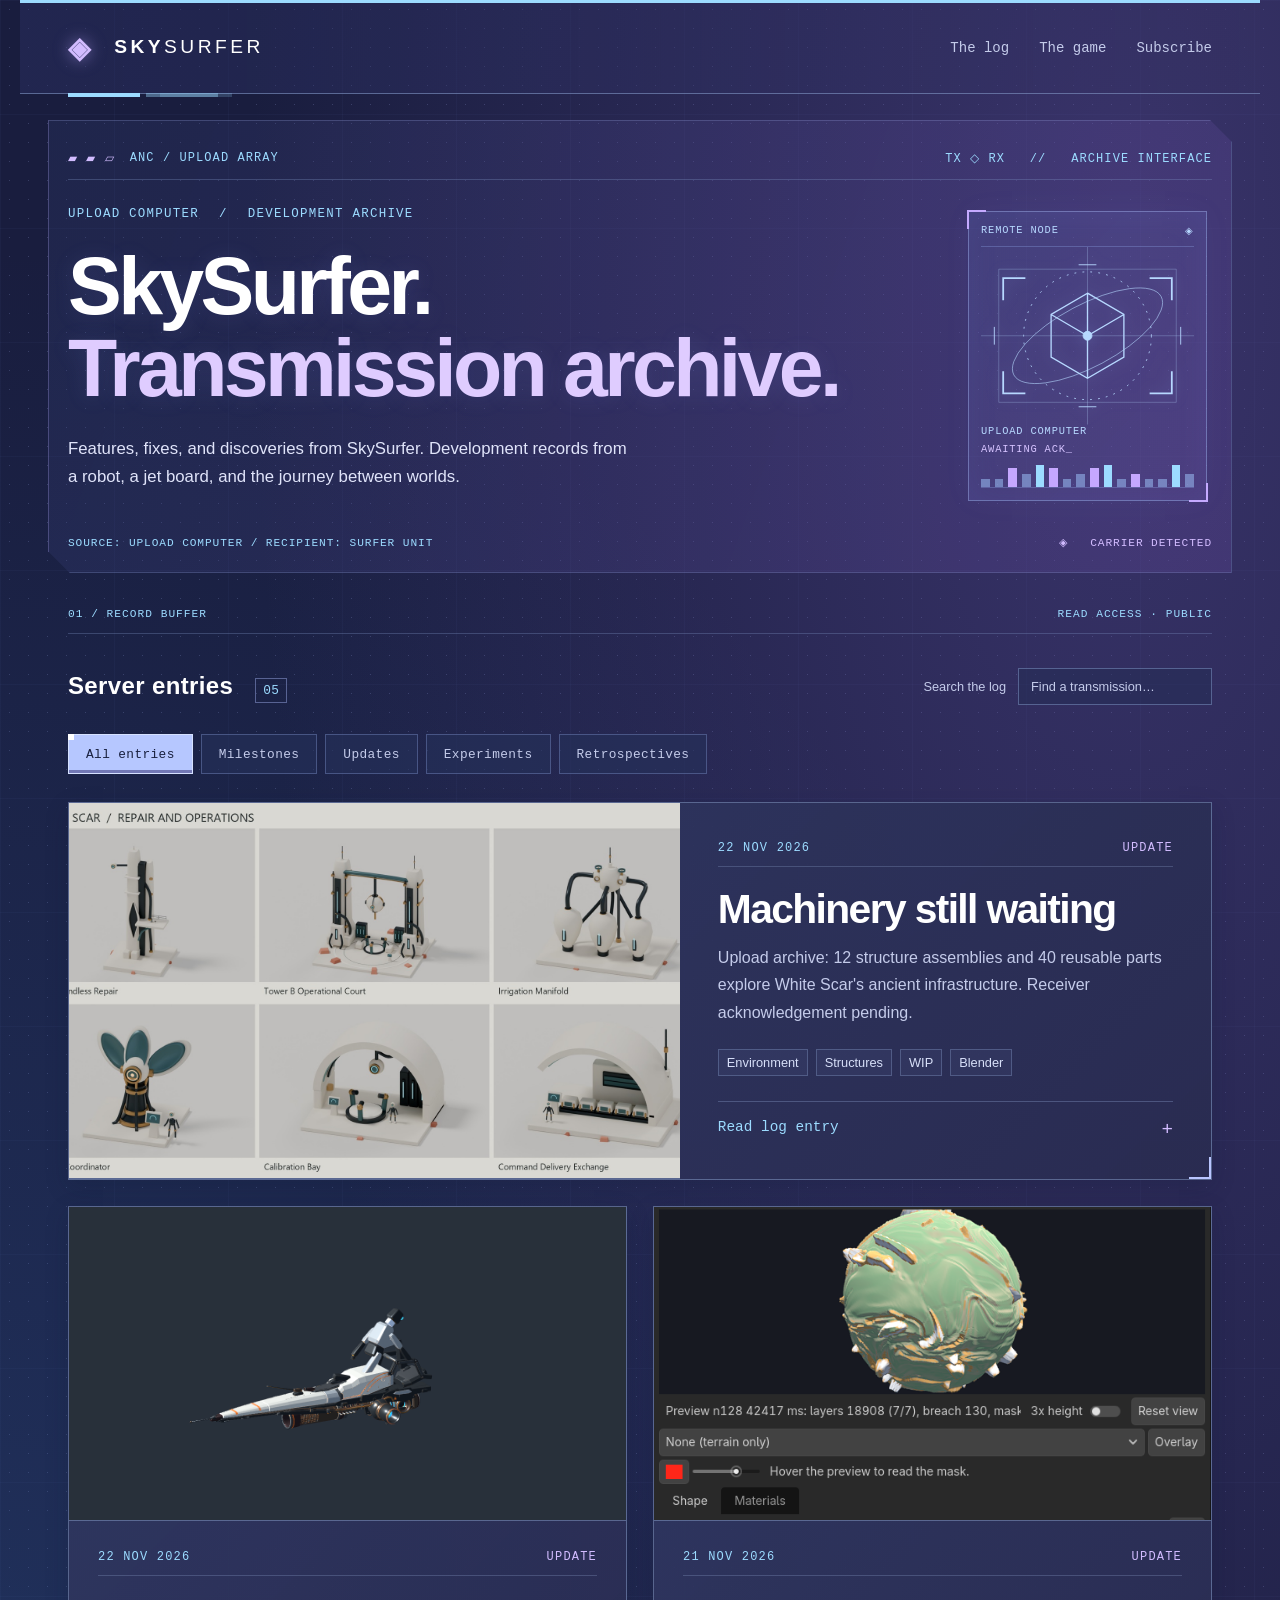
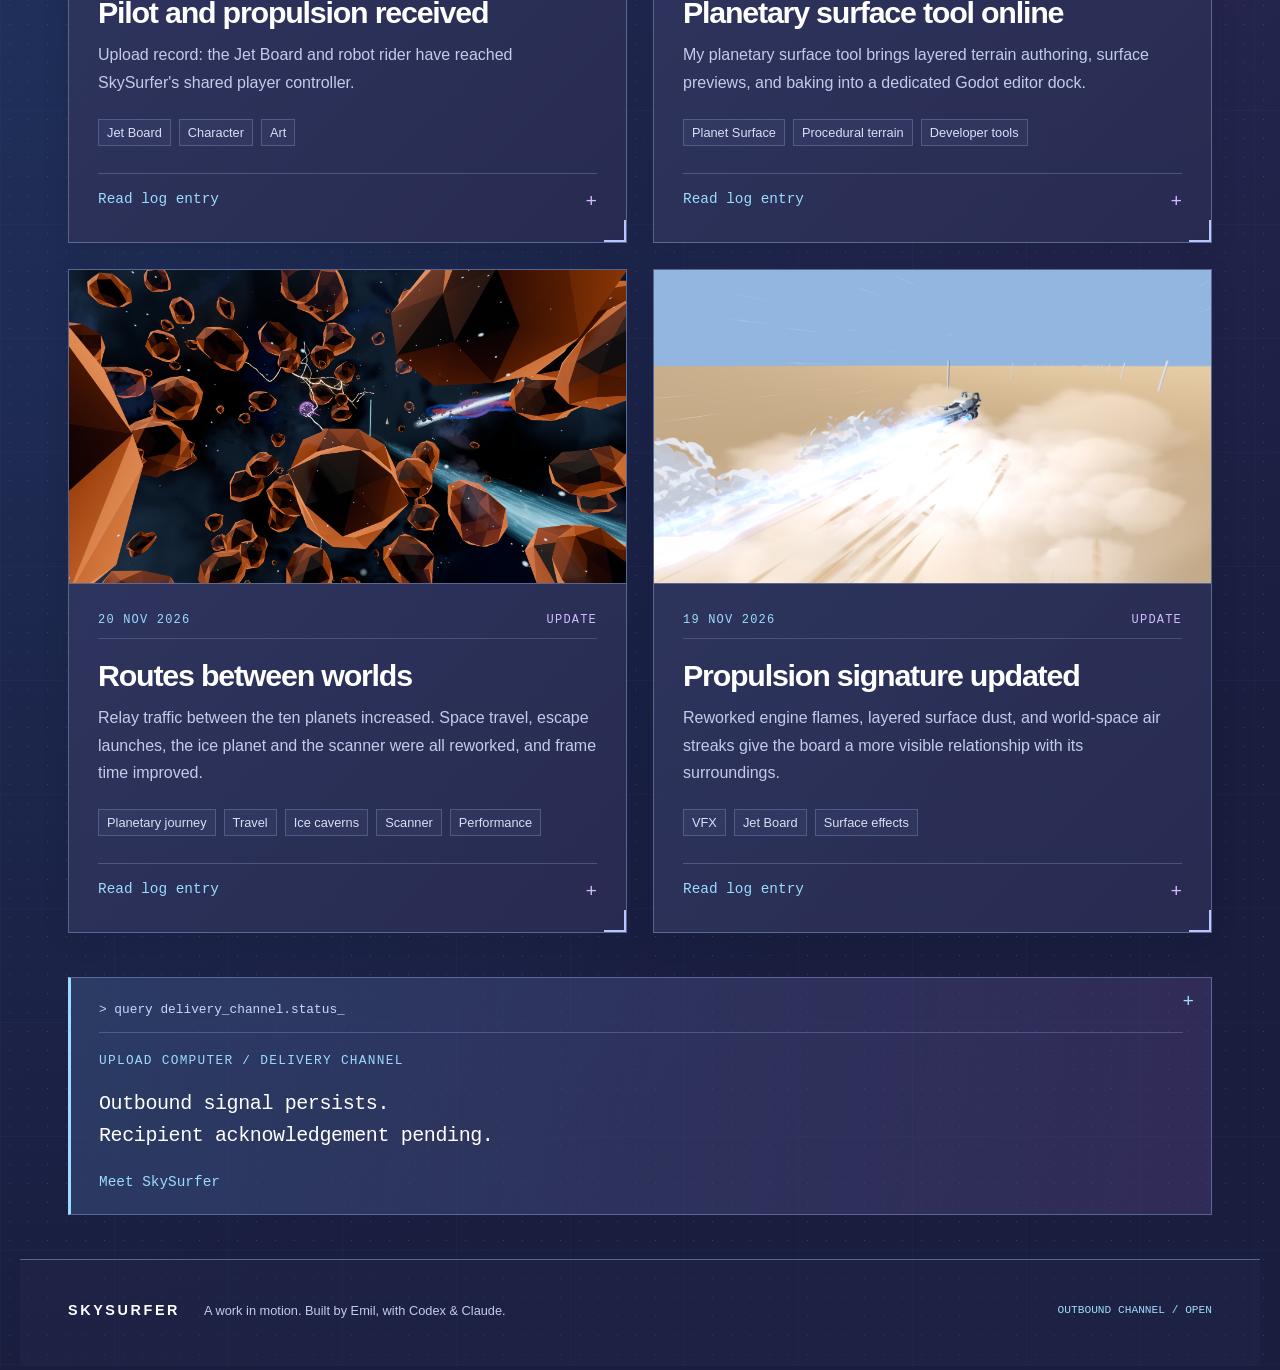
<file: index.html>
<!doctype html><html lang="en"><head><meta charset="utf-8"><meta name="viewport" content="width=device-width,initial-scale=1"><meta name="theme-color" content="#191d3e"><title>Development log · SkySurfer</title><meta name="description" content="Features, fixes, and discoveries from SkySurfer. Development records from a robot, a jet board, and the journey between worlds."><meta property="og:title" content="Development log"><meta property="og:description" content="Features, fixes, and discoveries from SkySurfer. Development records from a robot, a jet board, and the journey between worlds."><meta property="og:type" content="website"><link rel="canonical" href="https://mrbobarian.github.io/skysurfer-log/"><meta property="og:url" content="https://mrbobarian.github.io/skysurfer-log/"><link rel="stylesheet" href="./style.css?v=a5eb18648e0a"><link rel="alternate" type="application/atom+xml" title="SkySurfer development log" href="./feed.xml"><script src="./app.js" defer></script></head><body><a class="skip" href="#main">Skip to content</a><header><a class="brand" href="./index.html" aria-label="SkySurfer home"><span class="brand-mark" aria-hidden="true">◈</span> SKY<span>SURFER</span></a><nav aria-label="Main navigation"><a href="./index.html">The log</a><a href="./about.html">The game</a><a href="./feed.xml" aria-label="Subscribe via RSS or Atom">Subscribe</a></nav></header><main id="main"><section class="hero"><div class="terminal-rail" aria-hidden="true"><span>ANC / UPLOAD ARRAY</span><span>TX ◇ RX &nbsp; // &nbsp; ARCHIVE INTERFACE</span></div><div class="eyebrow">UPLOAD COMPUTER <span>/</span> DEVELOPMENT ARCHIVE</div><h1>SkySurfer.<br><em>Transmission archive.</em></h1><p>Features, fixes, and discoveries from SkySurfer. Development records from a robot, a jet board, and the journey between worlds.</p><aside class="hero-scope" aria-label="Upload computer signal illustration"><div class="scope-header"><span>REMOTE NODE</span><span>◈</span></div><svg viewBox="0 0 240 200" fill="none" aria-hidden="true"><g stroke="currentColor"><path opacity=".3" d="M0 100h240M120 0v200M20 25h200v150H20z"/><circle cx="120" cy="100" r="72" stroke-dasharray="2 7"/><ellipse cx="120" cy="100" rx="94" ry="35" transform="rotate(-28 120 100)" opacity=".6"/><path d="m120 52 41 24v48l-41 24-41-24V76zM79 76l41 24 41-24M120 100v48M120 52v48" stroke-width="1.5"/><path d="M25 60V35h25M190 35h25v25M215 140v25h-25M50 165H25v-25" stroke-width="2"/><path d="M110 20h20M110 180h20M15 90v20M225 90v20"/><circle cx="120" cy="100" r="5" fill="currentColor"/></g></svg><div class="scope-caption"><span>UPLOAD COMPUTER</span><span>AWAITING ACK<span class="terminal-cursor">_</span></span></div><div class="signal-bars" aria-hidden="true"><i></i><i></i><i></i><i></i><i></i><i></i><i></i><i></i><i></i><i></i><i></i><i></i><i></i><i></i><i></i><i></i></div></aside><div class="hero-bottom"><span>SOURCE: UPLOAD COMPUTER / RECIPIENT: SURFER UNIT</span><span class="coordinates" aria-hidden="true">◈ &nbsp; CARRIER DETECTED</span></div></section><section class="archive" aria-labelledby="archive-title"><div class="section-index" aria-hidden="true"><span>01 / RECORD BUFFER</span><span>READ ACCESS · PUBLIC</span></div><div class="archive-head"><h2 id="archive-title">Server entries <span>05</span></h2><label class="search-label">Search the log<input type="search" id="search" placeholder="Find a transmission…"></label></div><div class="filters" role="group" aria-label="Filter entries"><button data-filter="all" aria-pressed="true">All entries</button><button data-filter="milestone" aria-pressed="false">Milestones</button><button data-filter="update" aria-pressed="false">Updates</button><button data-filter="experiment" aria-pressed="false">Experiments</button><button data-filter="retrospective" aria-pressed="false">Retrospectives</button></div><div class="grid"><article class="card lead" data-kind="update" data-search="machinery still waiting upload archive: 12 structure assemblies and 40 reusable parts explore white scar&#39;s ancient infrastructure. receiver acknowledgement pending. environment structures wip blender"><a class="card-image" href="posts/2026-11-22-machinery-still-waiting.html" tabindex="-1" aria-hidden="true"><img src="media/structures-operations-wip.jpg" alt="" loading="eager" width="1600" height="900"></a><div class="card-copy"><div class="eyebrow"><time datetime="2026-11-22">22 Nov 2026</time><span>update</span></div><h2><a href="posts/2026-11-22-machinery-still-waiting.html">Machinery still waiting</a></h2><p>Upload archive: 12 structure assemblies and 40 reusable parts explore White Scar&#39;s ancient infrastructure. Receiver acknowledgement pending.</p><div class="tags"><span>Environment</span><span>Structures</span><span>WIP</span><span>Blender</span></div><a class="read" href="posts/2026-11-22-machinery-still-waiting.html">Read log entry <span aria-hidden="true">+</span></a></div></article><article class="card " data-kind="update" data-search="pilot and propulsion received upload record: the jet board and robot rider have reached skysurfer&#39;s shared player controller. jet board character art"><a class="card-image" href="posts/2026-11-22-board-meets-rider.html" tabindex="-1" aria-hidden="true"><img src="media/jet-board-rider-fit.png" alt="" loading="lazy" width="1600" height="900"></a><div class="card-copy"><div class="eyebrow"><time datetime="2026-11-22">22 Nov 2026</time><span>update</span></div><h2><a href="posts/2026-11-22-board-meets-rider.html">Pilot and propulsion received</a></h2><p>Upload record: the Jet Board and robot rider have reached SkySurfer&#39;s shared player controller.</p><div class="tags"><span>Jet Board</span><span>Character</span><span>Art</span></div><a class="read" href="posts/2026-11-22-board-meets-rider.html">Read log entry <span aria-hidden="true">+</span></a></div></article><article class="card " data-kind="update" data-search="planetary surface tool online my planetary surface tool brings layered terrain authoring, surface previews, and baking into a dedicated godot editor dock. planet surface procedural terrain developer tools"><a class="card-image" href="posts/2026-11-21-planetary-surface-tool.html" tabindex="-1" aria-hidden="true"><img src="media/surface-tool-dock.png" alt="" loading="lazy" width="1600" height="900"></a><div class="card-copy"><div class="eyebrow"><time datetime="2026-11-21">21 Nov 2026</time><span>update</span></div><h2><a href="posts/2026-11-21-planetary-surface-tool.html">Planetary surface tool online</a></h2><p>My planetary surface tool brings layered terrain authoring, surface previews, and baking into a dedicated Godot editor dock.</p><div class="tags"><span>Planet Surface</span><span>Procedural terrain</span><span>Developer tools</span></div><a class="read" href="posts/2026-11-21-planetary-surface-tool.html">Read log entry <span aria-hidden="true">+</span></a></div></article><article class="card " data-kind="update" data-search="routes between worlds relay traffic between the ten planets increased. space travel, escape launches, the ice planet and the scanner were all reworked, and frame time improved. planetary journey travel ice caverns scanner performance"><a class="card-image" href="posts/2026-11-20-routes-between-worlds.html" tabindex="-1" aria-hidden="true"><img src="media/journey-lightning-field.png" alt="" loading="lazy" width="1600" height="900"></a><div class="card-copy"><div class="eyebrow"><time datetime="2026-11-20">20 Nov 2026</time><span>update</span></div><h2><a href="posts/2026-11-20-routes-between-worlds.html">Routes between worlds</a></h2><p>Relay traffic between the ten planets increased. Space travel, escape launches, the ice planet and the scanner were all reworked, and frame time improved.</p><div class="tags"><span>Planetary journey</span><span>Travel</span><span>Ice caverns</span><span>Scanner</span><span>Performance</span></div><a class="read" href="posts/2026-11-20-routes-between-worlds.html">Read log entry <span aria-hidden="true">+</span></a></div></article><article class="card " data-kind="update" data-search="propulsion signature updated reworked engine flames, layered surface dust, and world-space air streaks give the board a more visible relationship with its surroundings. vfx jet board surface effects"><a class="card-image" href="posts/2026-11-19-propulsion-signature.html" tabindex="-1" aria-hidden="true"><img src="media/vfx-final-jet.png" alt="" loading="lazy" width="1600" height="900"></a><div class="card-copy"><div class="eyebrow"><time datetime="2026-11-19">19 Nov 2026</time><span>update</span></div><h2><a href="posts/2026-11-19-propulsion-signature.html">Propulsion signature updated</a></h2><p>Reworked engine flames, layered surface dust, and world-space air streaks give the board a more visible relationship with its surroundings.</p><div class="tags"><span>VFX</span><span>Jet Board</span><span>Surface effects</span></div><a class="read" href="posts/2026-11-19-propulsion-signature.html">Read log entry <span aria-hidden="true">+</span></a></div></article></div><p id="empty" hidden>No transmissions match. Try another search.</p></section><section class="closing"><div class="terminal-prompt" aria-hidden="true">&gt; query delivery_channel.status<span class="terminal-cursor">_</span></div><span class="eyebrow">UPLOAD COMPUTER / DELIVERY CHANNEL</span><p>Outbound signal persists.<br>Recipient acknowledgement pending.</p><a href="about.html">Meet SkySurfer</a></section></main><footer><a class="brand" href="./index.html">SKYSURFER</a><p>A work in motion. Built by Emil, with Codex &amp; Claude.</p><span>OUTBOUND CHANNEL / OPEN</span></footer></body></html>
</file>
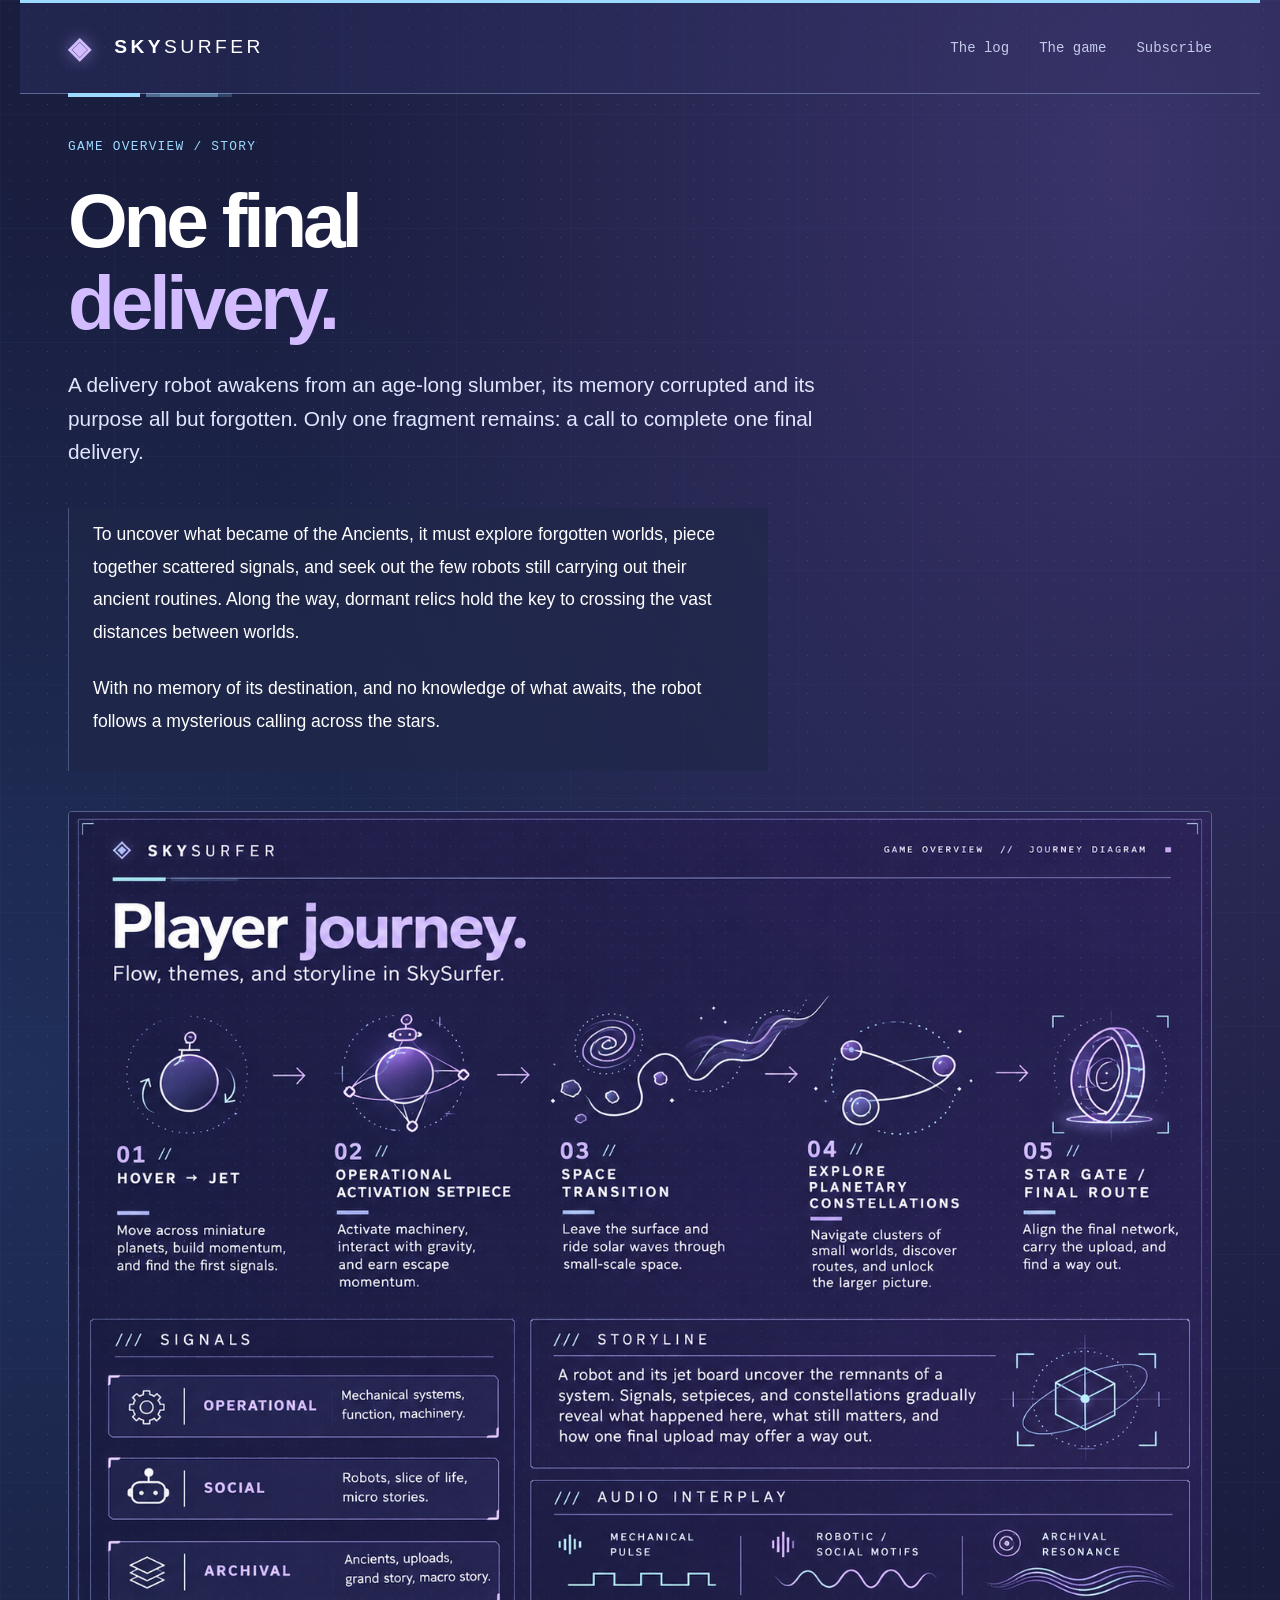
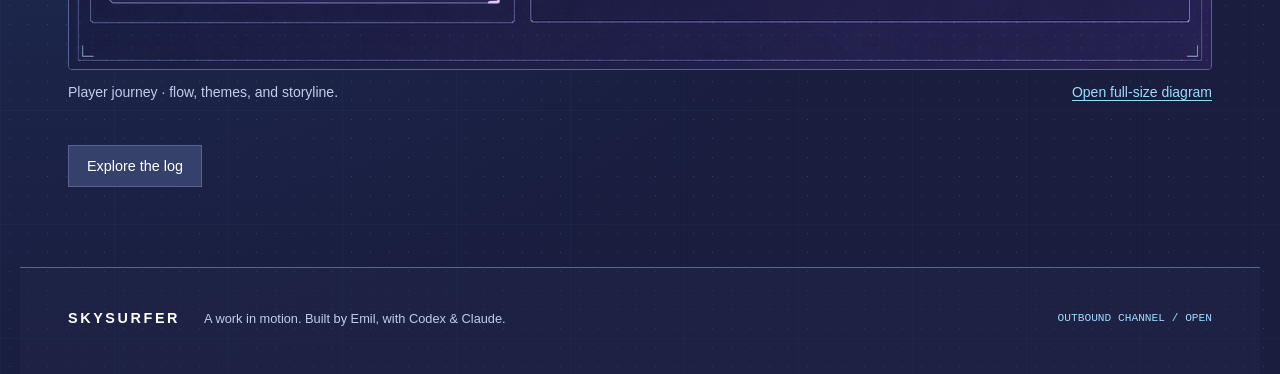
<file: about.html>
<!doctype html><html lang="en"><head><meta charset="utf-8"><meta name="viewport" content="width=device-width,initial-scale=1"><meta name="theme-color" content="#191d3e"><title>The game · SkySurfer</title><meta name="description" content="Features, fixes, and discoveries from SkySurfer. Development records from a robot, a jet board, and the journey between worlds."><meta property="og:title" content="The game"><meta property="og:description" content="Features, fixes, and discoveries from SkySurfer. Development records from a robot, a jet board, and the journey between worlds."><meta property="og:type" content="website"><link rel="canonical" href="https://mrbobarian.github.io/skysurfer-log/about.html"><meta property="og:url" content="https://mrbobarian.github.io/skysurfer-log/about.html"><link rel="stylesheet" href="./style.css?v=a5eb18648e0a"><link rel="alternate" type="application/atom+xml" title="SkySurfer development log" href="./feed.xml"><script src="./app.js" defer></script></head><body><a class="skip" href="#main">Skip to content</a><header><a class="brand" href="./index.html" aria-label="SkySurfer home"><span class="brand-mark" aria-hidden="true">◈</span> SKY<span>SURFER</span></a><nav aria-label="Main navigation"><a href="./index.html">The log</a><a href="./about.html">The game</a><a href="./feed.xml" aria-label="Subscribe via RSS or Atom">Subscribe</a></nav></header><main id="main" class="entry about"><span class="eyebrow">GAME OVERVIEW / STORY</span><h1>One final<br><em>delivery.</em></h1><p class="summary">A delivery robot awakens from an age-long slumber, its memory corrupted and its purpose all but forgotten. Only one fragment remains: a call to complete one final delivery.</p><div class="prose"><p>To uncover what became of the Ancients, it must explore forgotten worlds, piece together scattered signals, and seek out the few robots still carrying out their ancient routines. Along the way, dormant relics hold the key to crossing the vast distances between worlds.</p><p>With no memory of its destination, and no knowledge of what awaits, the robot follows a mysterious calling across the stars.</p></div><figure class="journey-overview"><a href="media/player-journey.png" target="_blank" rel="noopener"><img src="media/player-journey.png" width="1448" height="1086" alt="SkySurfer player journey: hover and jet riding, operational activation, space transition, planetary constellations, and the final star gate route. Includes Operational, Social and Archival signals, storyline, and audio themes."></a><figcaption>Player journey · flow, themes, and storyline. <a href="media/player-journey.png" target="_blank" rel="noopener">Open full-size diagram</a></figcaption></figure><a class="button" href="index.html">Explore the log</a></main><footer><a class="brand" href="./index.html">SKYSURFER</a><p>A work in motion. Built by Emil, with Codex &amp; Claude.</p><span>OUTBOUND CHANNEL / OPEN</span></footer></body></html>
</file>
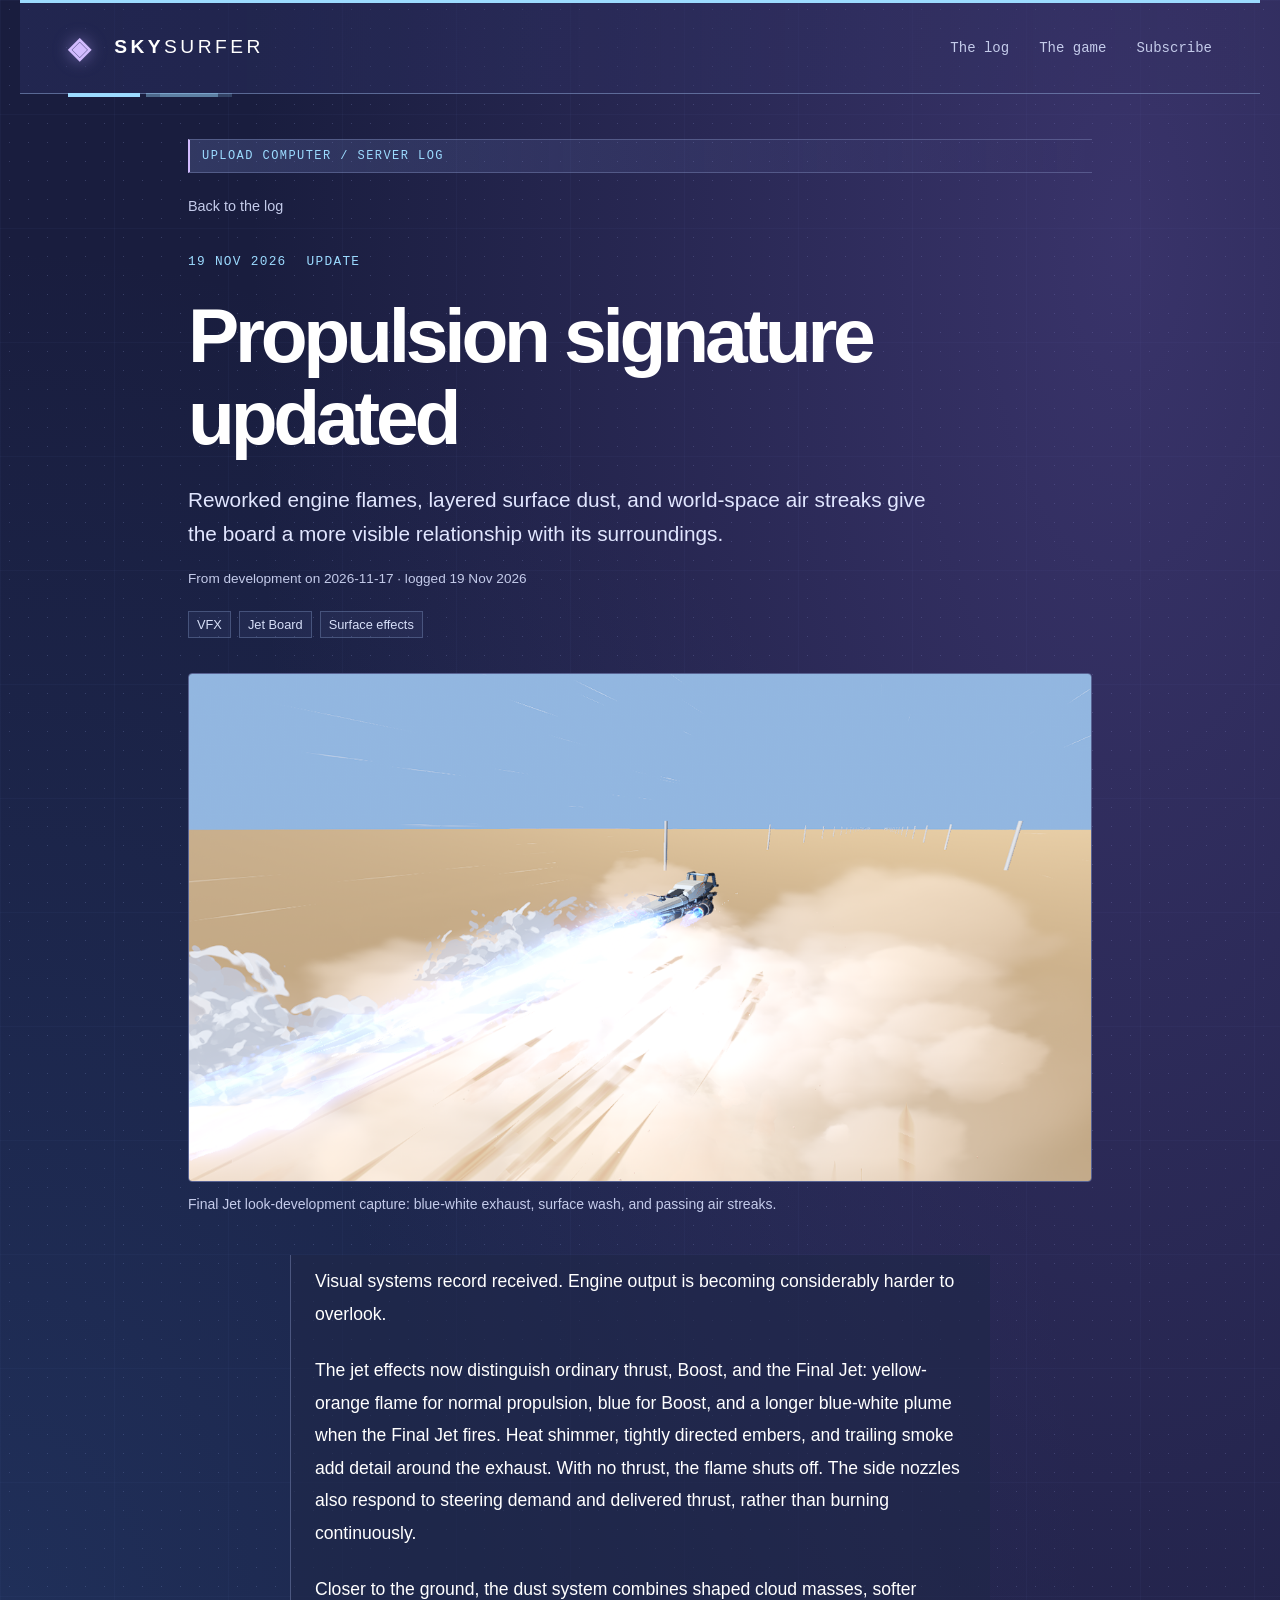
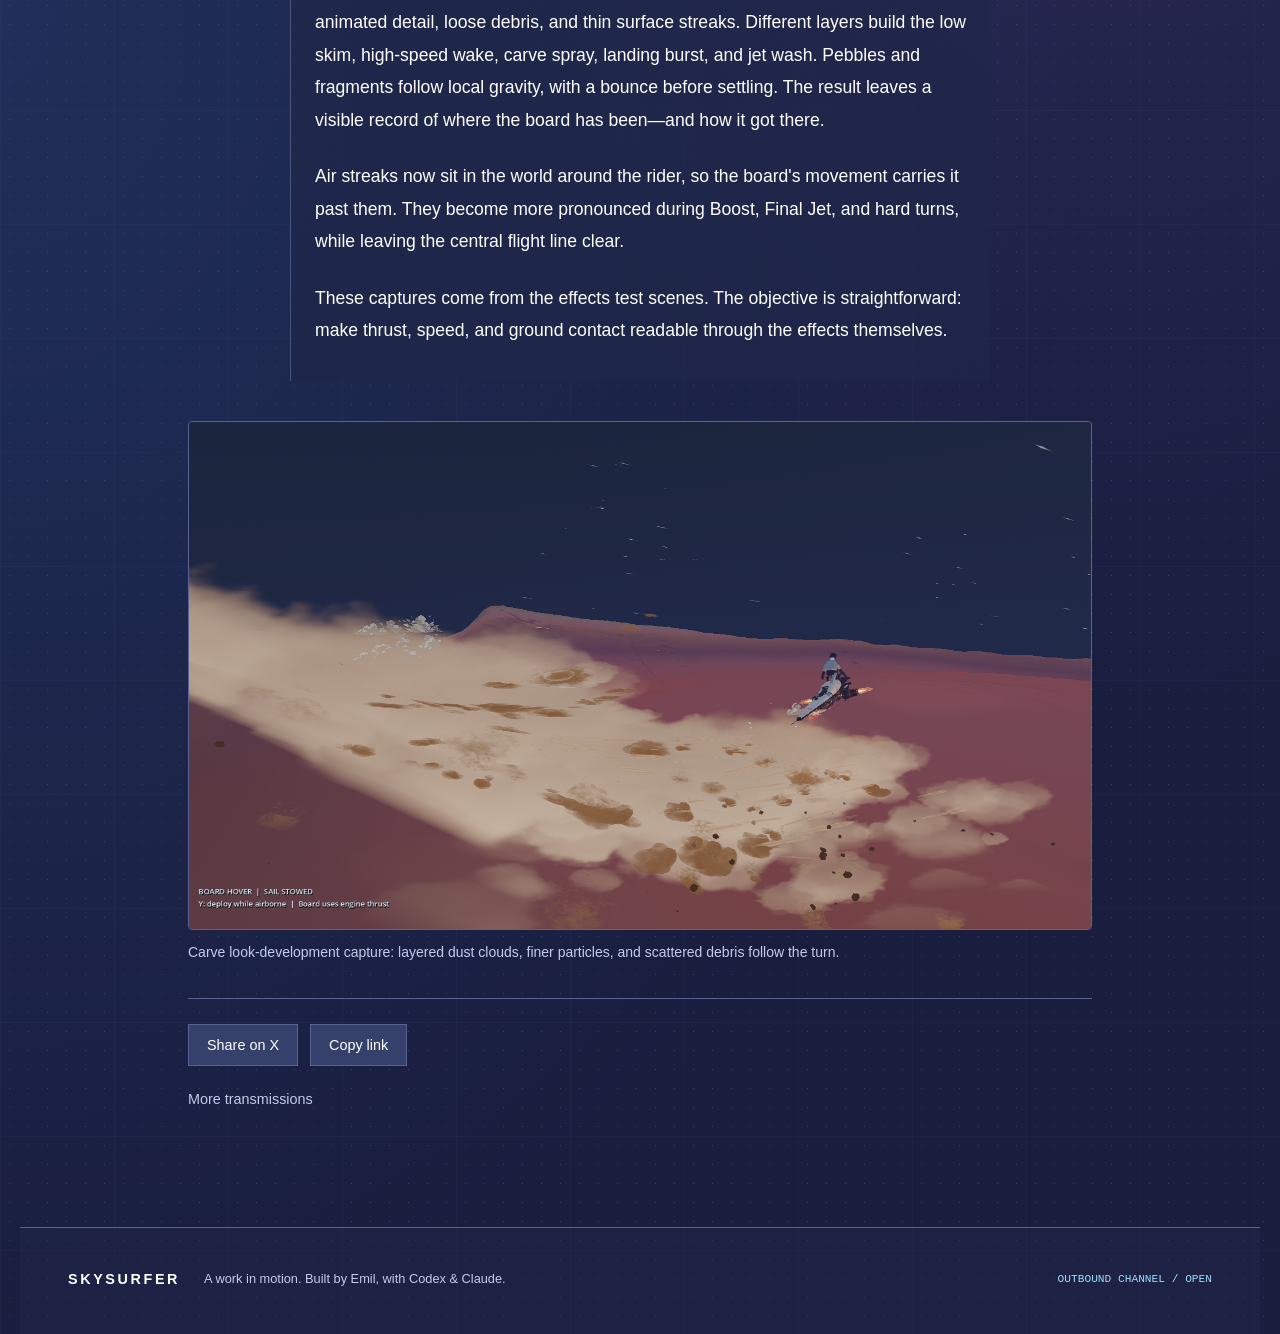
<file: posts/2026-11-19-propulsion-signature.html>
<!doctype html><html lang="en"><head><meta charset="utf-8"><meta name="viewport" content="width=device-width,initial-scale=1"><meta name="theme-color" content="#191d3e"><title>Propulsion signature updated · SkySurfer</title><meta name="description" content="Reworked engine flames, layered surface dust, and world-space air streaks give the board a more visible relationship with its surroundings."><meta property="og:title" content="Propulsion signature updated"><meta property="og:description" content="Reworked engine flames, layered surface dust, and world-space air streaks give the board a more visible relationship with its surroundings."><meta property="og:type" content="website"><link rel="canonical" href="https://mrbobarian.github.io/skysurfer-log/posts/2026-11-19-propulsion-signature.html"><meta property="og:url" content="https://mrbobarian.github.io/skysurfer-log/posts/2026-11-19-propulsion-signature.html"><meta property="og:image" content="https://mrbobarian.github.io/skysurfer-log/media/vfx-final-jet.png"><meta name="twitter:card" content="summary_large_image"><link rel="stylesheet" href="../style.css?v=265d4668a5ab"><link rel="alternate" type="application/atom+xml" title="SkySurfer development log" href="../feed.xml"><script src="../app.js" defer></script></head><body><a class="skip" href="#main">Skip to content</a><header><a class="brand" href="../index.html" aria-label="SkySurfer home"><span class="brand-mark" aria-hidden="true">◈</span> SKY<span>SURFER</span></a><nav aria-label="Main navigation"><a href="../index.html">The log</a><a href="../about.html">The game</a><a href="../feed.xml" aria-label="Subscribe via RSS or Atom">Subscribe</a></nav></header><main id="main" class="entry"><div class="log-stamp">UPLOAD COMPUTER / SERVER LOG</div><a class="back" href="../index.html">Back to the log</a><div class="eyebrow"><time datetime="2026-11-19">19 Nov 2026</time><span>update</span></div><h1>Propulsion signature updated</h1><p class="summary">Reworked engine flames, layered surface dust, and world-space air streaks give the board a more visible relationship with its surroundings.</p><p class="event-date">From development on 2026-11-17 · logged 19 Nov 2026</p><div class="tags"><span>VFX</span><span>Jet Board</span><span>Surface effects</span></div><figure><img src="../media/vfx-final-jet.png" alt="Blue-white Final Jet exhaust streaming behind the Jet Board in a sandy Godot effects test scene" loading="lazy" width="1600" height="900"><figcaption>Final Jet look-development capture: blue-white exhaust, surface wash, and passing air streaks.</figcaption></figure><div class="prose"><p>Visual systems record received. Engine output is becoming considerably harder to overlook.</p>
<p>The jet effects now distinguish ordinary thrust, Boost, and the Final Jet: yellow-orange flame for normal propulsion, blue for Boost, and a longer blue-white plume when the Final Jet fires. Heat shimmer, tightly directed embers, and trailing smoke add detail around the exhaust. With no thrust, the flame shuts off. The side nozzles also respond to steering demand and delivered thrust, rather than burning continuously.</p>
<p>Closer to the ground, the dust system combines shaped cloud masses, softer animated detail, loose debris, and thin surface streaks. Different layers build the low skim, high-speed wake, carve spray, landing burst, and jet wash. Pebbles and fragments follow local gravity, with a bounce before settling. The result leaves a visible record of where the board has been—and how it got there.</p>
<p>Air streaks now sit in the world around the rider, so the board&#39;s movement carries it past them. They become more pronounced during Boost, Final Jet, and hard turns, while leaving the central flight line clear.</p>
<p>These captures come from the effects test scenes. The objective is straightforward: make thrust, speed, and ground contact readable through the effects themselves.</p></div><figure><img src="../media/vfx-carve-dust.png" alt="Robot carving across reddish terrain with a broad dust wake and scattered debris behind the board" loading="lazy" width="1600" height="900"><figcaption>Carve look-development capture: layered dust clouds, finer particles, and scattered debris follow the turn.</figcaption></figure><div class="share"><a class="button" href="https://twitter.com/intent/tweet?text=SkySurfer+visual+systems+updated%3A+orange+cruise+flames%2C+blue+Boost%2C+a+blue-white+Final+Jet%2C+layered+dust+wakes%2C+and+air+streaks+that+rush+past+the+board.+New+development+log%3A&amp;url=https%3A%2F%2Fmrbobarian.github.io%2Fskysurfer-log%2Fposts%2F2026-11-19-propulsion-signature.html" target="_blank" rel="noopener noreferrer">Share on X</a><button class="button" data-copy="https://mrbobarian.github.io/skysurfer-log/posts/2026-11-19-propulsion-signature.html">Copy link</button><span role="status" id="copy-status"></span></div><a class="back" href="../index.html">More transmissions</a></main><footer><a class="brand" href="../index.html">SKYSURFER</a><p>A work in motion. Built by Emil, with Codex &amp; Claude.</p><span>OUTBOUND CHANNEL / OPEN</span></footer></body></html>
<!-- approved:fc9867895b720d3b39f511bd91afdfdd66de577e3d55a329d2254c8ac9d3a221 -->
</file>
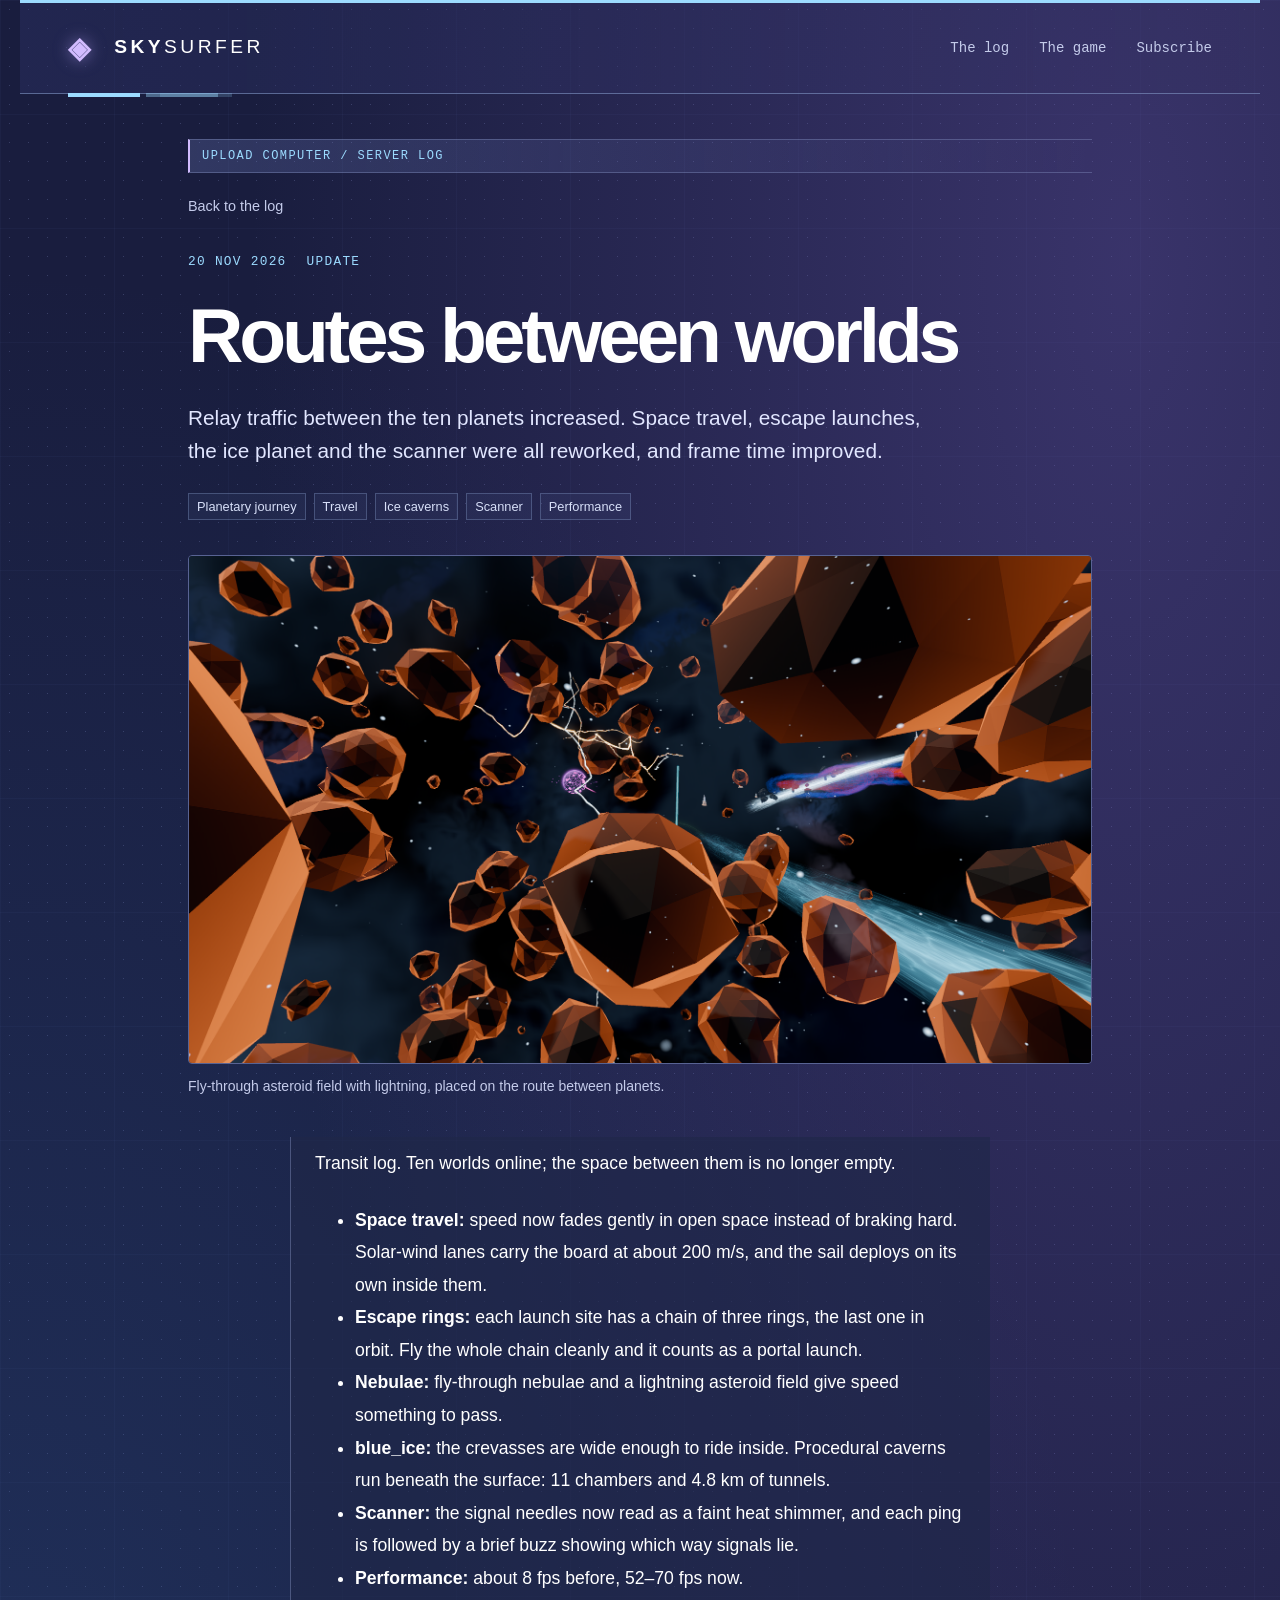
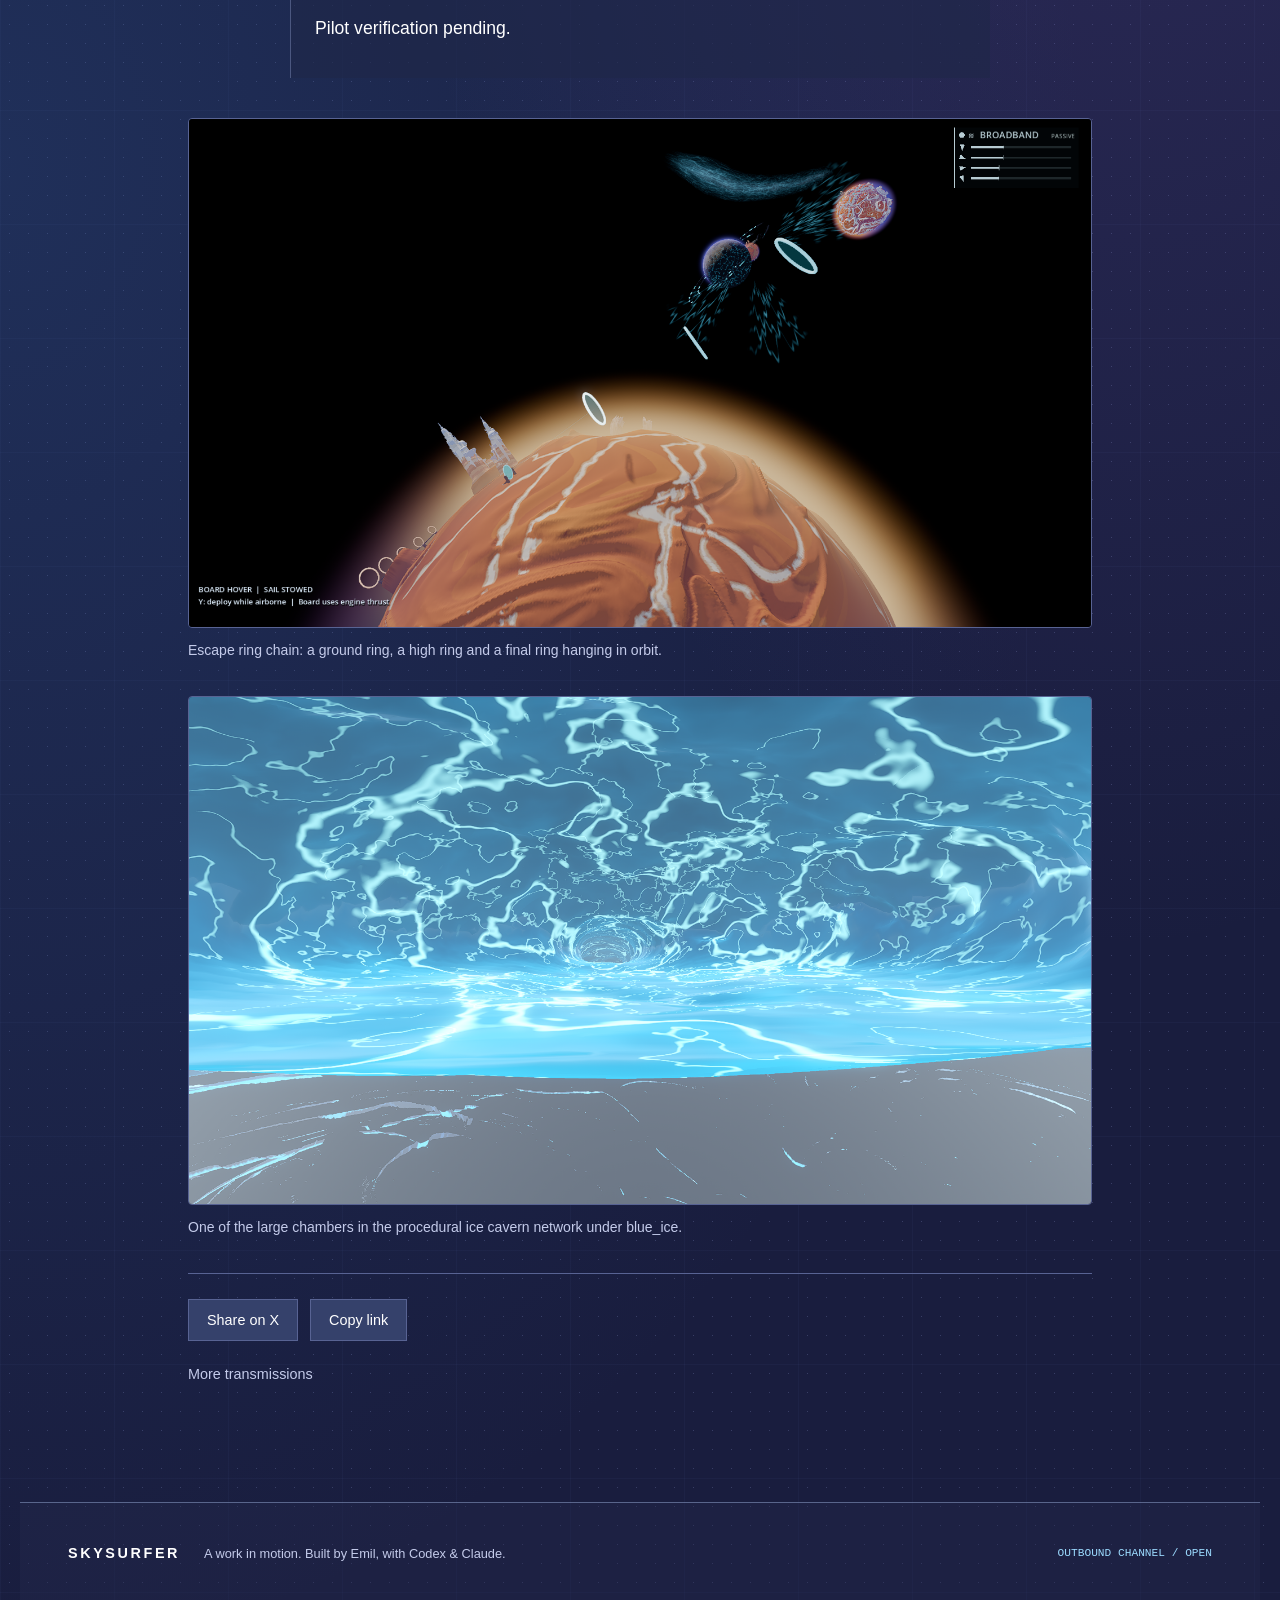
<file: posts/2026-11-20-routes-between-worlds.html>
<!doctype html><html lang="en"><head><meta charset="utf-8"><meta name="viewport" content="width=device-width,initial-scale=1"><meta name="theme-color" content="#191d3e"><title>Routes between worlds · SkySurfer</title><meta name="description" content="Relay traffic between the ten planets increased. Space travel, escape launches, the ice planet and the scanner were all reworked, and frame time improved."><meta property="og:title" content="Routes between worlds"><meta property="og:description" content="Relay traffic between the ten planets increased. Space travel, escape launches, the ice planet and the scanner were all reworked, and frame time improved."><meta property="og:type" content="website"><link rel="canonical" href="https://mrbobarian.github.io/skysurfer-log/posts/2026-11-20-routes-between-worlds.html"><meta property="og:url" content="https://mrbobarian.github.io/skysurfer-log/posts/2026-11-20-routes-between-worlds.html"><meta property="og:image" content="https://mrbobarian.github.io/skysurfer-log/media/journey-lightning-field.png"><meta name="twitter:card" content="summary_large_image"><link rel="stylesheet" href="../style.css?v=265d4668a5ab"><link rel="alternate" type="application/atom+xml" title="SkySurfer development log" href="../feed.xml"><script src="../app.js" defer></script></head><body><a class="skip" href="#main">Skip to content</a><header><a class="brand" href="../index.html" aria-label="SkySurfer home"><span class="brand-mark" aria-hidden="true">◈</span> SKY<span>SURFER</span></a><nav aria-label="Main navigation"><a href="../index.html">The log</a><a href="../about.html">The game</a><a href="../feed.xml" aria-label="Subscribe via RSS or Atom">Subscribe</a></nav></header><main id="main" class="entry"><div class="log-stamp">UPLOAD COMPUTER / SERVER LOG</div><a class="back" href="../index.html">Back to the log</a><div class="eyebrow"><time datetime="2026-11-20">20 Nov 2026</time><span>update</span></div><h1>Routes between worlds</h1><p class="summary">Relay traffic between the ten planets increased. Space travel, escape launches, the ice planet and the scanner were all reworked, and frame time improved.</p><div class="tags"><span>Planetary journey</span><span>Travel</span><span>Ice caverns</span><span>Scanner</span><span>Performance</span></div><figure><img src="../media/journey-lightning-field.png" alt="Low-poly orange asteroids with branching lightning between them and a pale blue solar-wind lane cutting through the field" loading="lazy" width="1600" height="900"><figcaption>Fly-through asteroid field with lightning, placed on the route between planets.</figcaption></figure><div class="prose"><p>Transit log. Ten worlds online; the space between them is no longer empty.</p>
<ul><li><strong>Space travel:</strong> speed now fades gently in open space instead of braking hard. Solar-wind lanes carry the board at about 200 m/s, and the sail deploys on its own inside them.</li><li><strong>Escape rings:</strong> each launch site has a chain of three rings, the last one in orbit. Fly the whole chain cleanly and it counts as a portal launch.</li><li><strong>Nebulae:</strong> fly-through nebulae and a lightning asteroid field give speed something to pass.</li><li><strong>blue_ice:</strong> the crevasses are wide enough to ride inside. Procedural caverns run beneath the surface: 11 chambers and 4.8 km of tunnels.</li><li><strong>Scanner:</strong> the signal needles now read as a faint heat shimmer, and each ping is followed by a brief buzz showing which way signals lie.</li><li><strong>Performance:</strong> about 8 fps before, 52–70 fps now.</li></ul>
<p>Pilot verification pending.</p></div><figure><img src="../media/journey-escape-rings.png" alt="An orange desert planet with a chain of rings rising from a launch site toward a final ring floating in space" loading="lazy" width="1600" height="900"><figcaption>Escape ring chain: a ground ring, a high ring and a final ring hanging in orbit.</figcaption></figure><figure><img src="../media/journey-ice-cavern.png" alt="Interior of a large blue ice cavern with glowing veins across the ceiling and a tunnel mouth in the far wall" loading="lazy" width="1600" height="900"><figcaption>One of the large chambers in the procedural ice cavern network under blue_ice.</figcaption></figure><div class="share"><a class="button" href="https://twitter.com/intent/tweet?text=SkySurfer+journey+update%3A+solar-wind+lanes%2C+three-ring+escape+chains%2C+a+lightning+asteroid+field+and+procedural+ice+caverns.+New+development+log%3A&amp;url=https%3A%2F%2Fmrbobarian.github.io%2Fskysurfer-log%2Fposts%2F2026-11-20-routes-between-worlds.html" target="_blank" rel="noopener noreferrer">Share on X</a><button class="button" data-copy="https://mrbobarian.github.io/skysurfer-log/posts/2026-11-20-routes-between-worlds.html">Copy link</button><span role="status" id="copy-status"></span></div><a class="back" href="../index.html">More transmissions</a></main><footer><a class="brand" href="../index.html">SKYSURFER</a><p>A work in motion. Built by Emil, with Codex &amp; Claude.</p><span>OUTBOUND CHANNEL / OPEN</span></footer></body></html>
<!-- approved:74f5267619ade3d7e6444a96b161e6321a16a74bb25263a218708e3e1a4b4081 -->
</file>
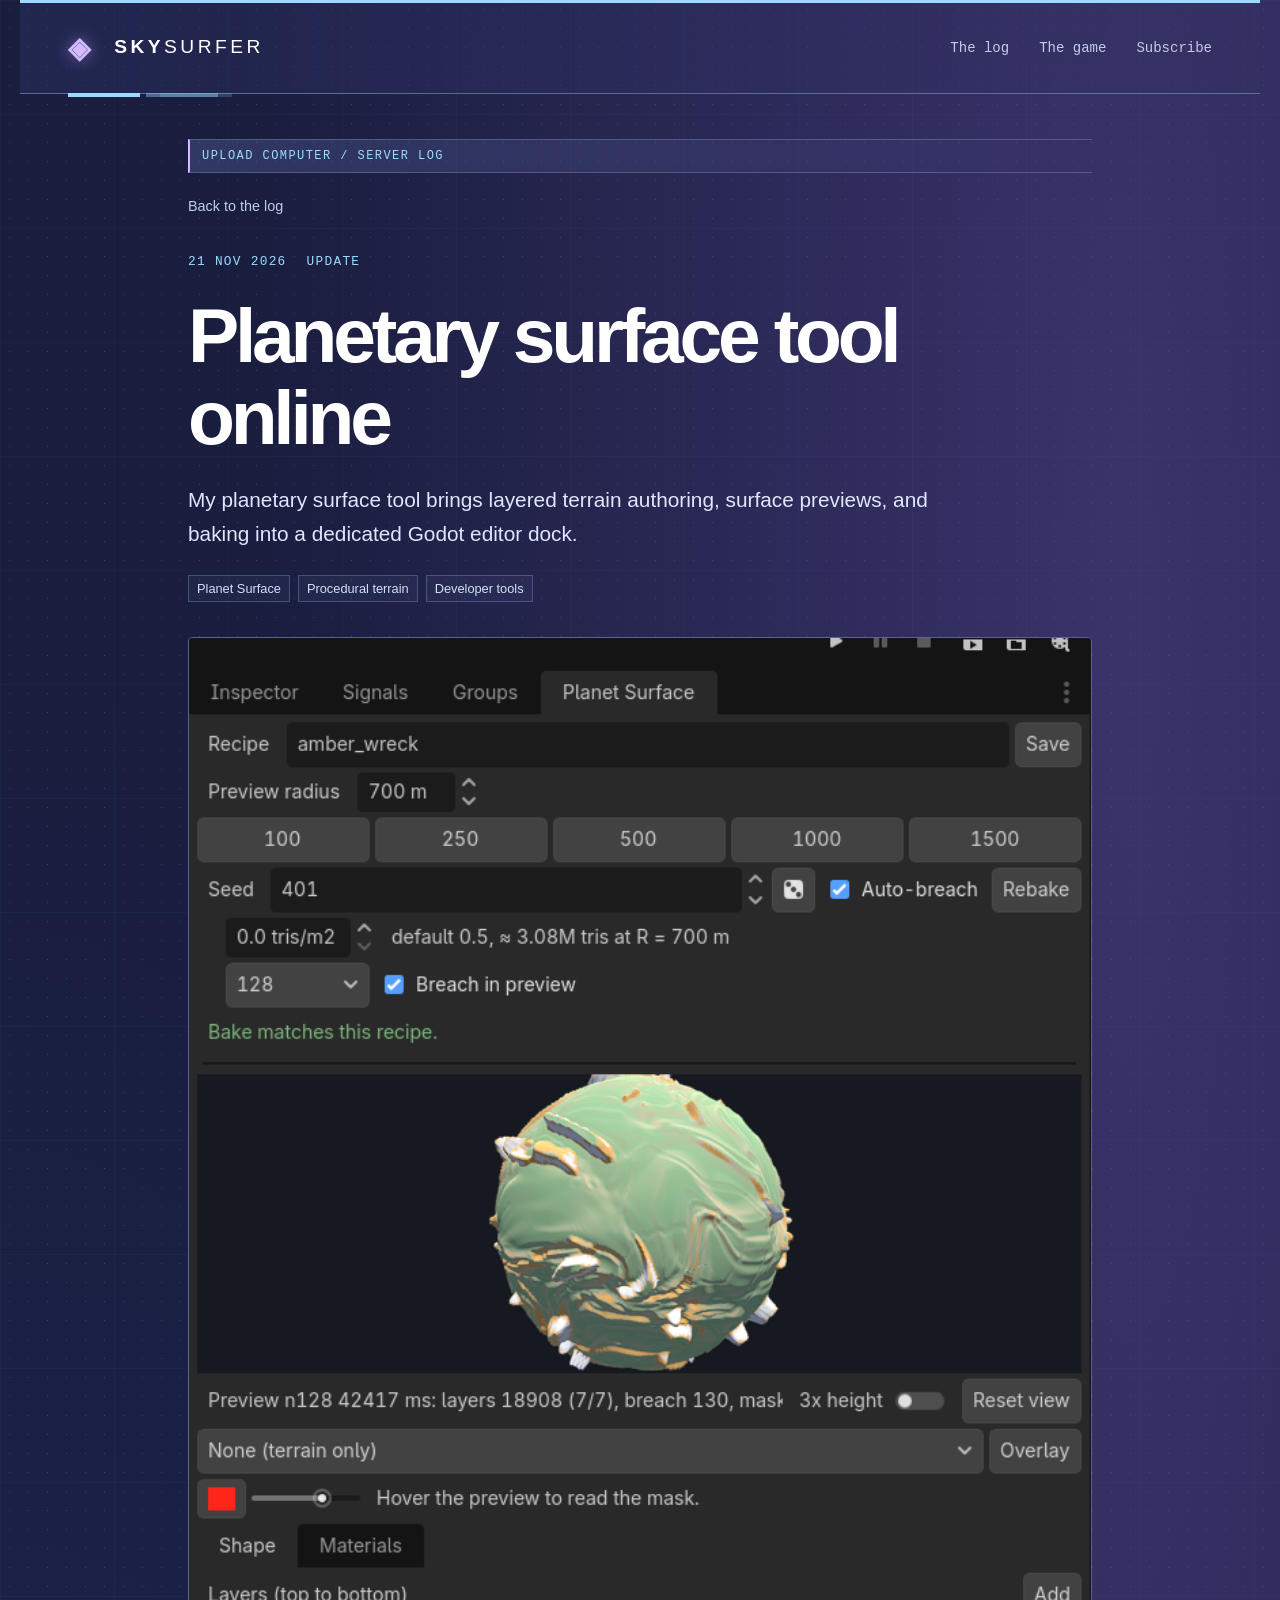
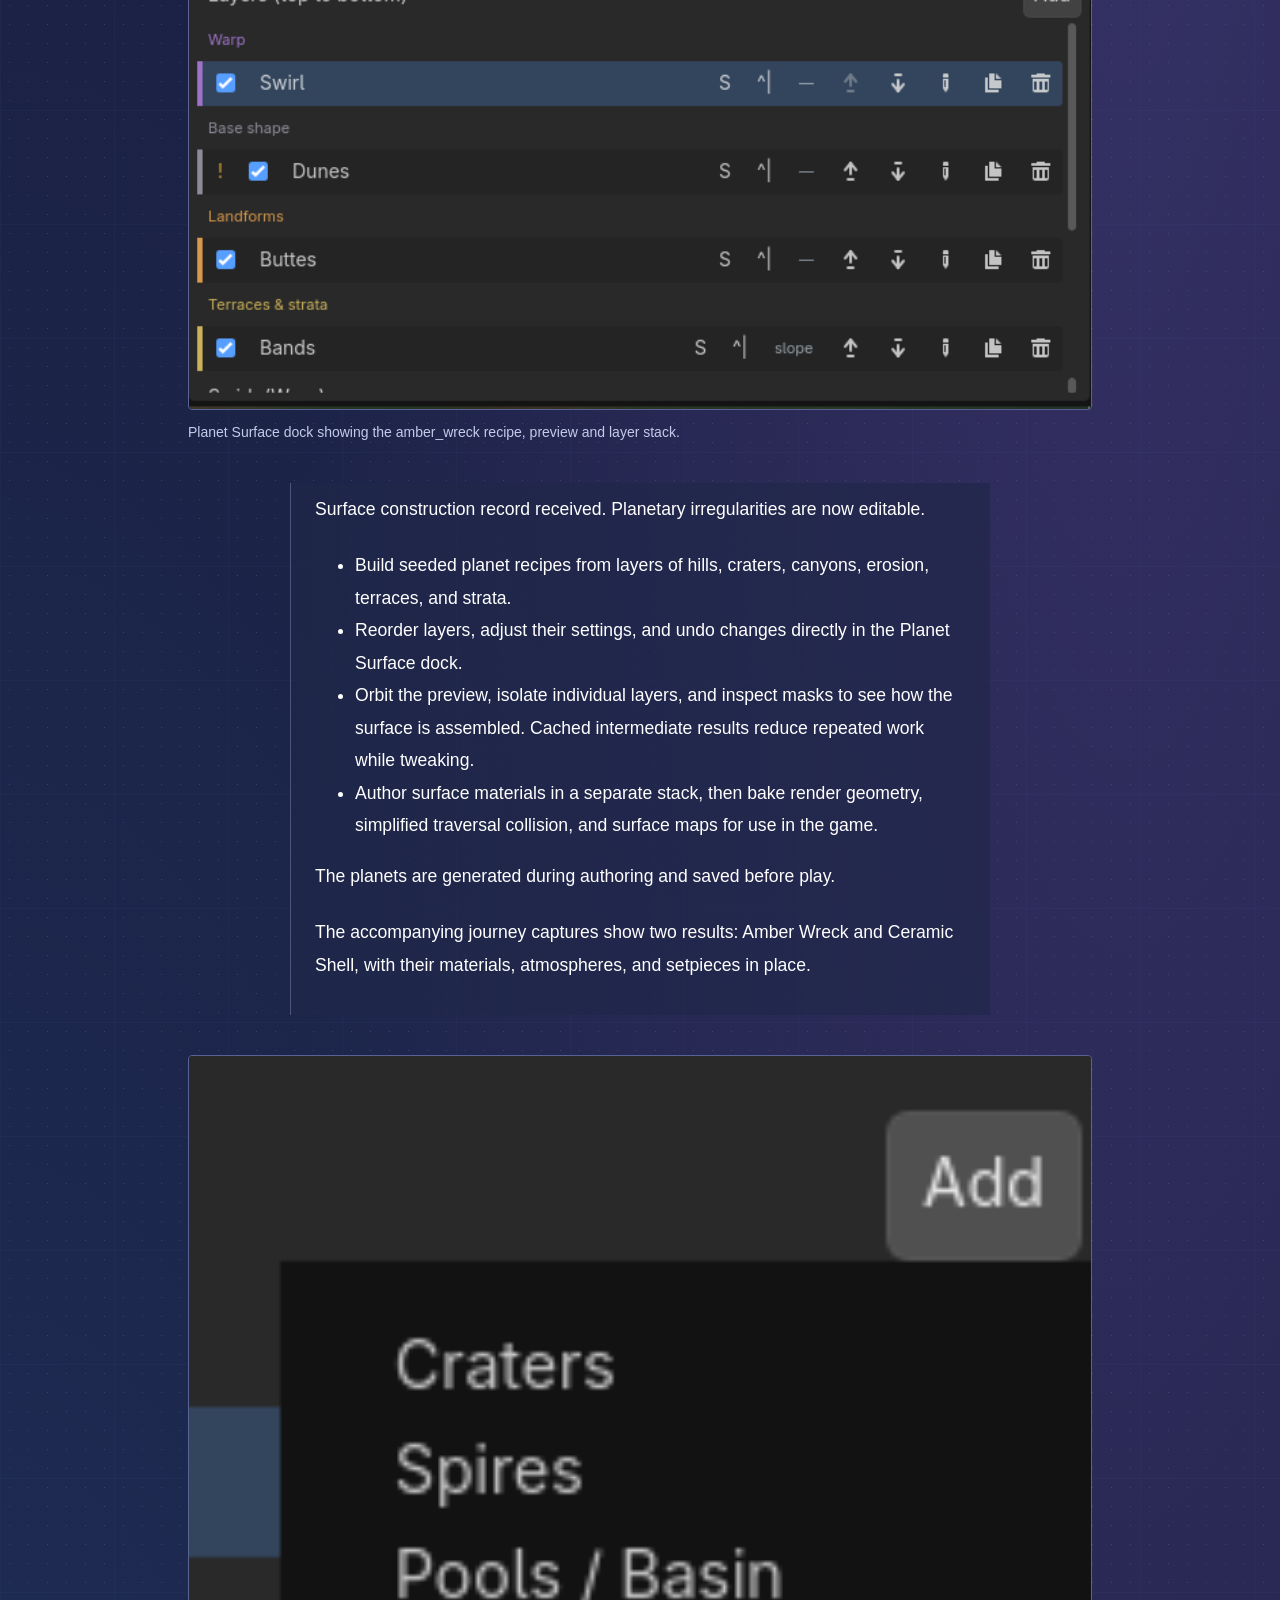
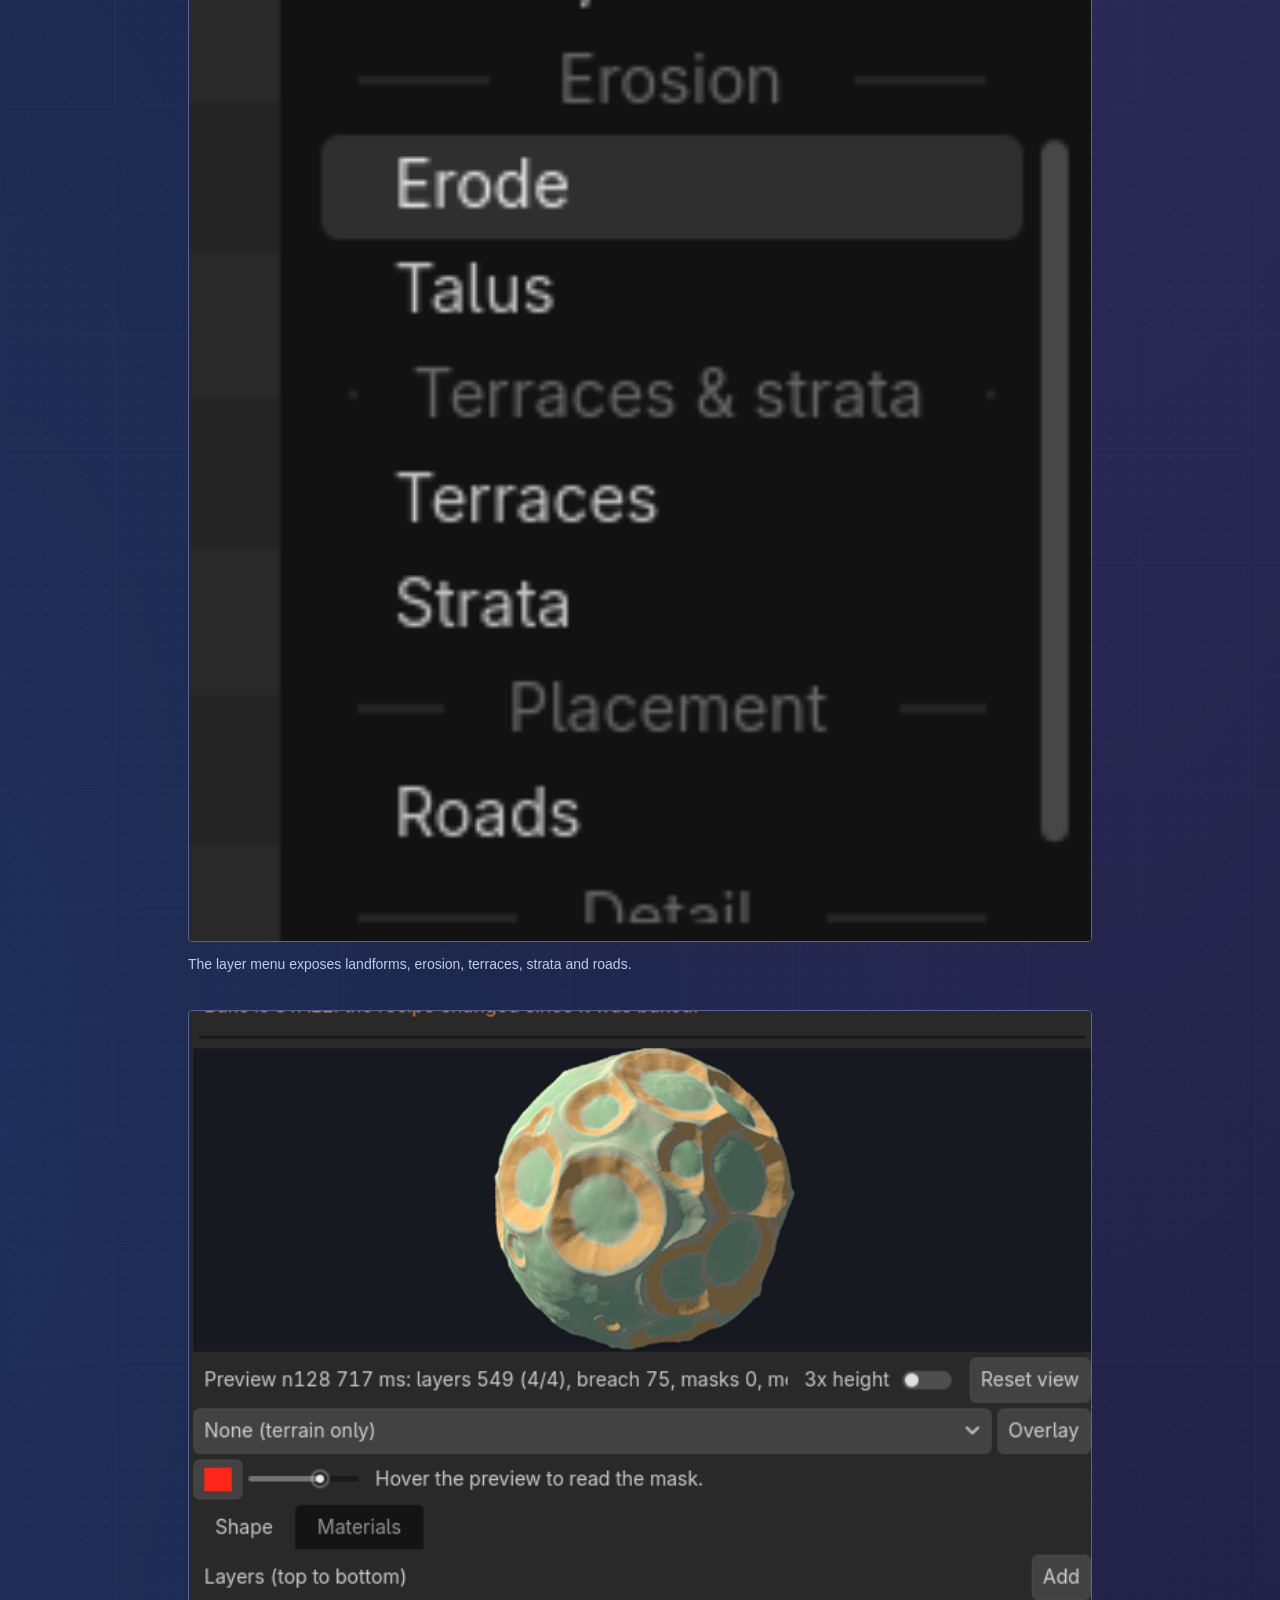
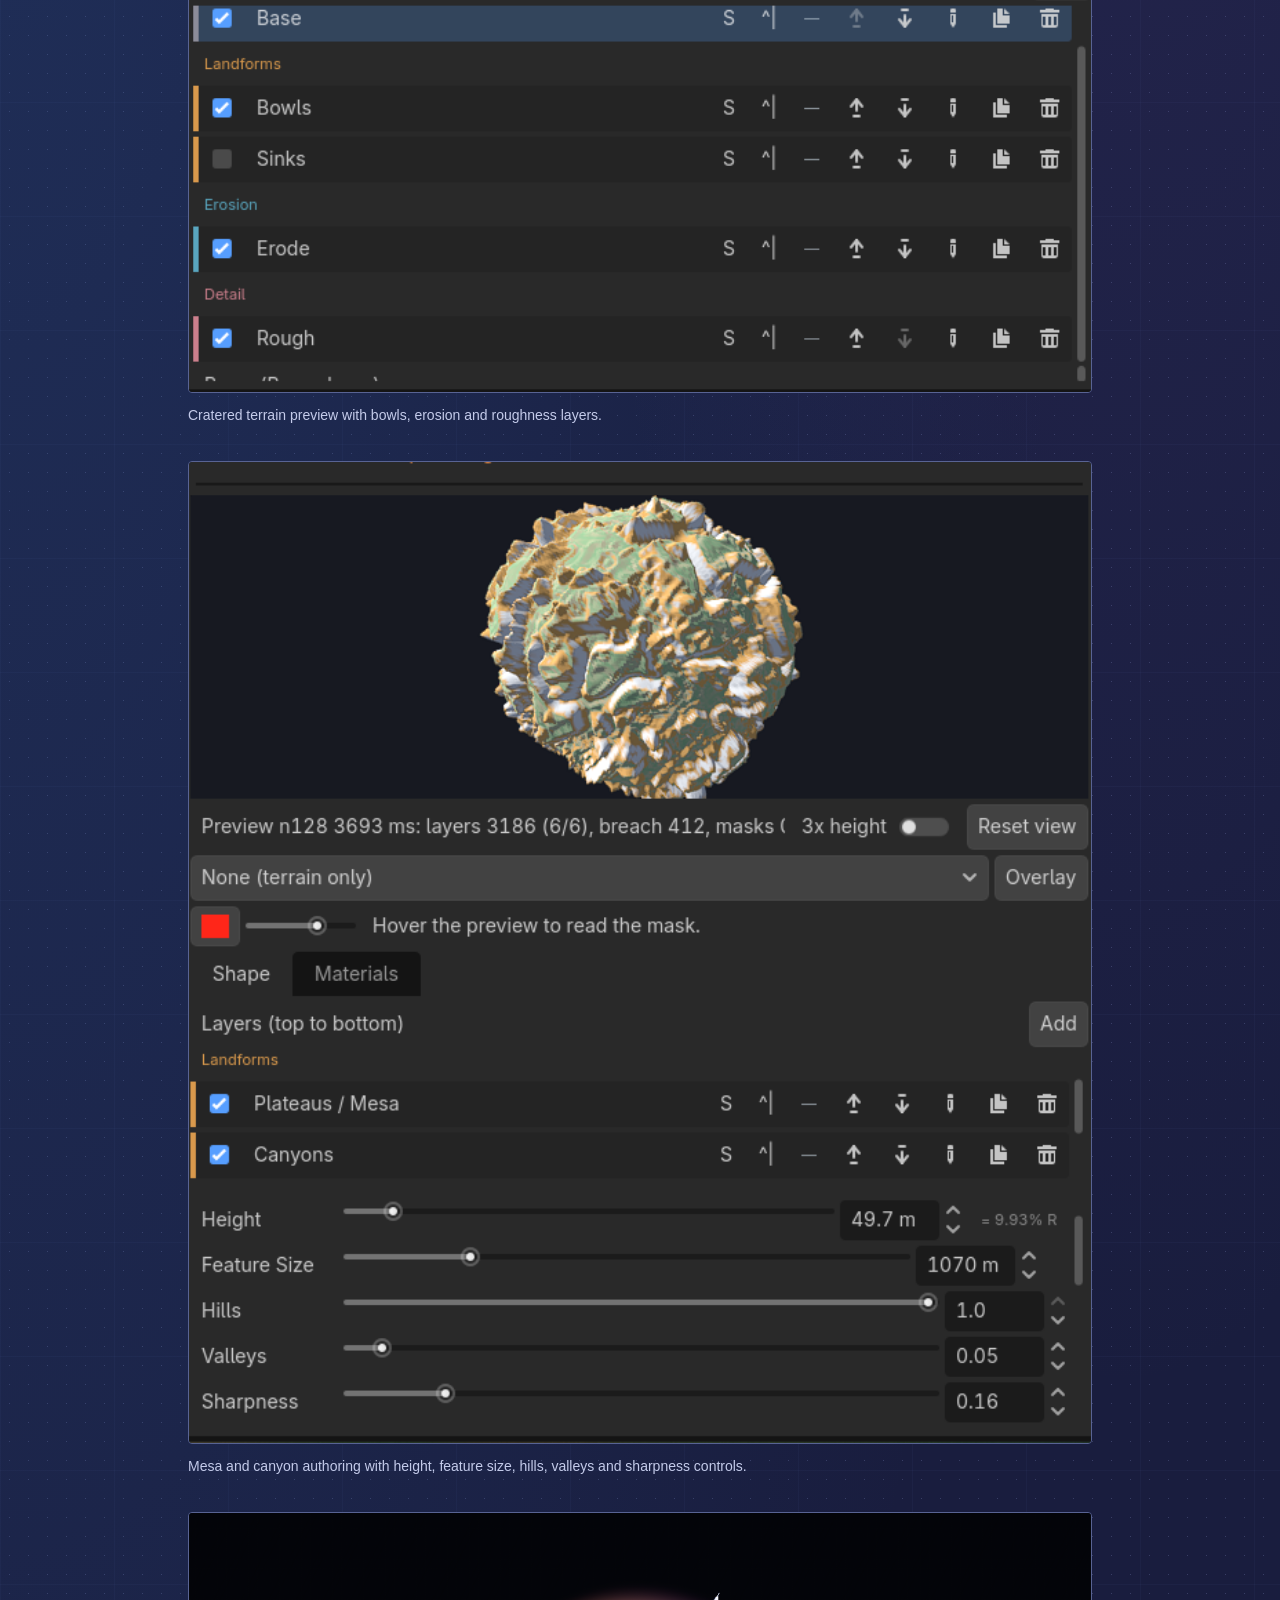
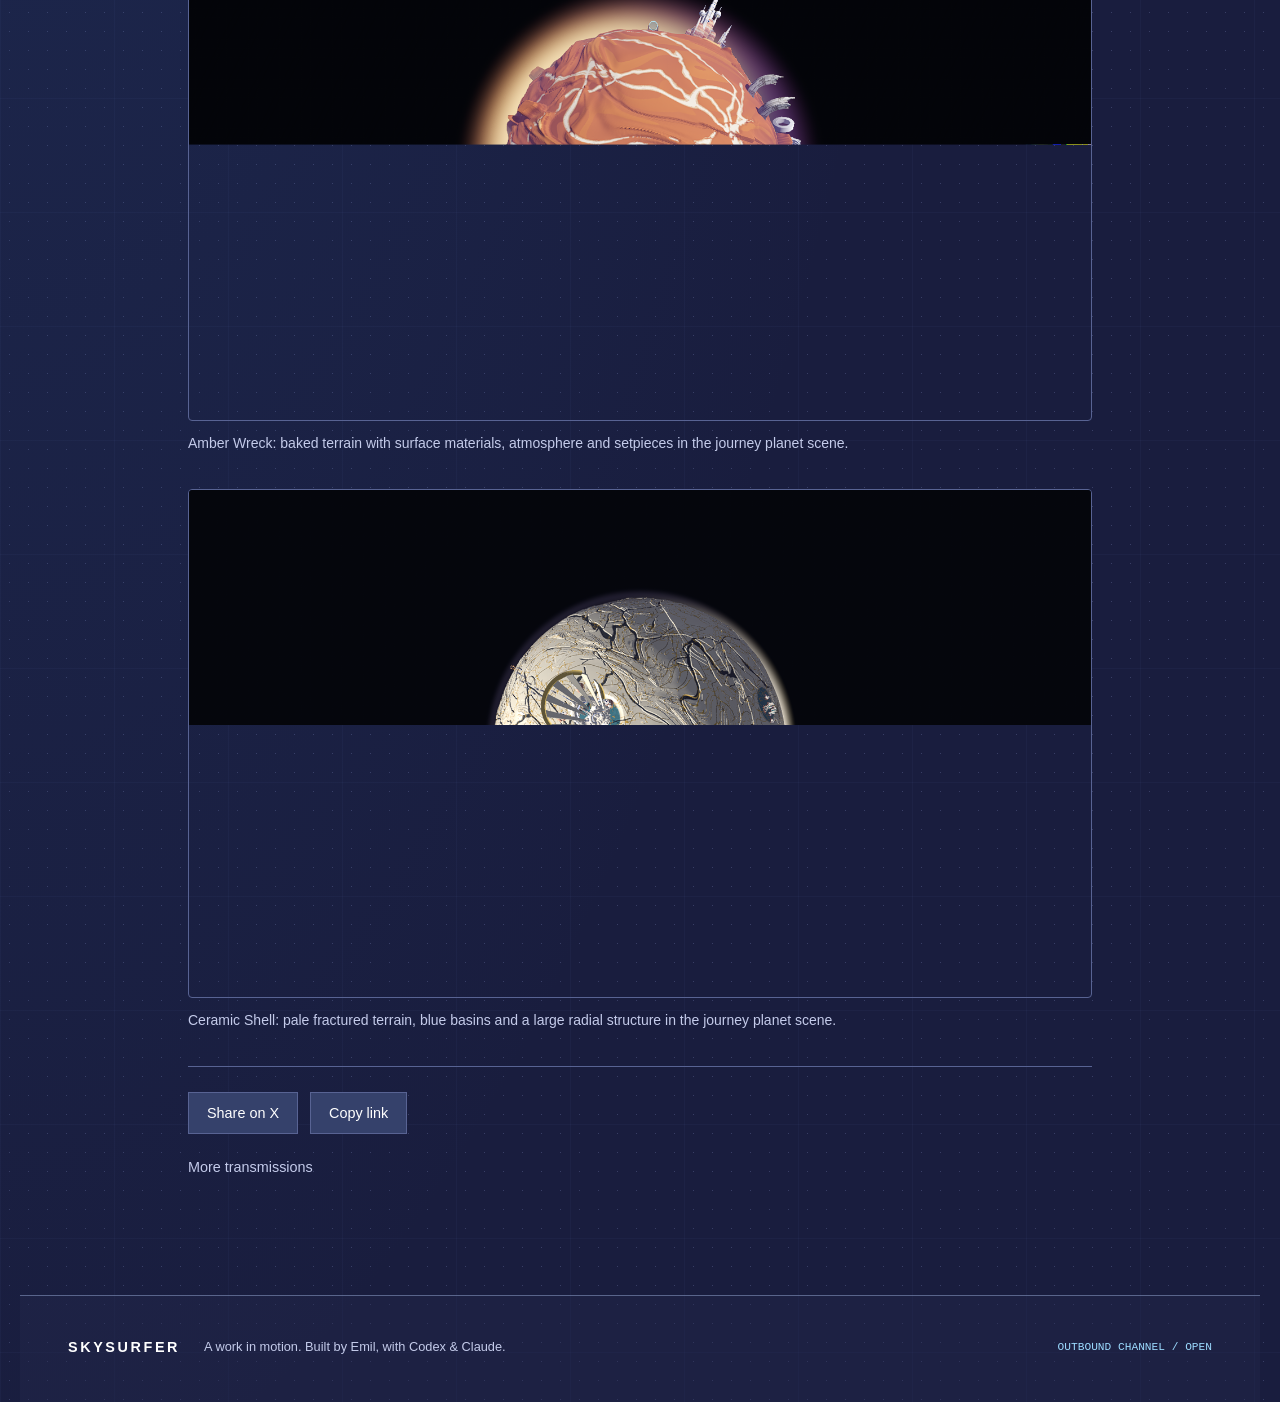
<file: posts/2026-11-21-planetary-surface-tool.html>
<!doctype html><html lang="en"><head><meta charset="utf-8"><meta name="viewport" content="width=device-width,initial-scale=1"><meta name="theme-color" content="#191d3e"><title>Planetary surface tool online · SkySurfer</title><meta name="description" content="My planetary surface tool brings layered terrain authoring, surface previews, and baking into a dedicated Godot editor dock."><meta property="og:title" content="Planetary surface tool online"><meta property="og:description" content="My planetary surface tool brings layered terrain authoring, surface previews, and baking into a dedicated Godot editor dock."><meta property="og:type" content="website"><link rel="canonical" href="https://mrbobarian.github.io/skysurfer-log/posts/2026-11-21-planetary-surface-tool.html"><meta property="og:url" content="https://mrbobarian.github.io/skysurfer-log/posts/2026-11-21-planetary-surface-tool.html"><meta property="og:image" content="https://mrbobarian.github.io/skysurfer-log/media/surface-tool-dock.png"><meta name="twitter:card" content="summary_large_image"><link rel="stylesheet" href="../style.css?v=a5eb18648e0a"><link rel="alternate" type="application/atom+xml" title="SkySurfer development log" href="../feed.xml"><script src="../app.js" defer></script></head><body><a class="skip" href="#main">Skip to content</a><header><a class="brand" href="../index.html" aria-label="SkySurfer home"><span class="brand-mark" aria-hidden="true">◈</span> SKY<span>SURFER</span></a><nav aria-label="Main navigation"><a href="../index.html">The log</a><a href="../about.html">The game</a><a href="../feed.xml" aria-label="Subscribe via RSS or Atom">Subscribe</a></nav></header><main id="main" class="entry"><div class="log-stamp">UPLOAD COMPUTER / SERVER LOG</div><a class="back" href="../index.html">Back to the log</a><div class="eyebrow"><time datetime="2026-11-21">21 Nov 2026</time><span>update</span></div><h1>Planetary surface tool online</h1><p class="summary">My planetary surface tool brings layered terrain authoring, surface previews, and baking into a dedicated Godot editor dock.</p><div class="tags"><span>Planet Surface</span><span>Procedural terrain</span><span>Developer tools</span></div><figure><img src="../media/surface-tool-dock.png" alt="Planet Surface dock showing the amber_wreck recipe, preview and layer stack." loading="lazy" width="1600" height="900"><figcaption>Planet Surface dock showing the amber_wreck recipe, preview and layer stack.</figcaption></figure><div class="prose"><p>Surface construction record received. Planetary irregularities are now editable.</p>
<ul><li>Build seeded planet recipes from layers of hills, craters, canyons, erosion, terraces, and strata.</li><li>Reorder layers, adjust their settings, and undo changes directly in the Planet Surface dock.</li><li>Orbit the preview, isolate individual layers, and inspect masks to see how the surface is assembled. Cached intermediate results reduce repeated work while tweaking.</li><li>Author surface materials in a separate stack, then bake render geometry, simplified traversal collision, and surface maps for use in the game.</li></ul>
<p>The planets are generated during authoring and saved before play.</p>
<p>The accompanying journey captures show two results: Amber Wreck and Ceramic Shell, with their materials, atmospheres, and setpieces in place.</p></div><figure><img src="../media/surface-tool-layer-menu.png" alt="The layer menu exposes landforms, erosion, terraces, strata and roads." loading="lazy" width="1600" height="900"><figcaption>The layer menu exposes landforms, erosion, terraces, strata and roads.</figcaption></figure><figure><img src="../media/surface-tool-craters.png" alt="Cratered terrain preview with bowls, erosion and roughness layers." loading="lazy" width="1600" height="900"><figcaption>Cratered terrain preview with bowls, erosion and roughness layers.</figcaption></figure><figure><img src="../media/surface-tool-mesas.png" alt="Mesa and canyon authoring with height, feature size, hills, valleys and sharpness controls." loading="lazy" width="1600" height="900"><figcaption>Mesa and canyon authoring with height, feature size, hills, valleys and sharpness controls.</figcaption></figure><figure><img src="../media/surface-tool-journey-amber-wreck.png" alt="Amber Wreck: baked terrain with surface materials, atmosphere and setpieces in the journey planet scene." loading="lazy" width="1600" height="900"><figcaption>Amber Wreck: baked terrain with surface materials, atmosphere and setpieces in the journey planet scene.</figcaption></figure><figure><img src="../media/surface-tool-journey-ceramic-shell.png" alt="Ceramic Shell: pale fractured terrain, blue basins and a large radial structure in the journey planet scene." loading="lazy" width="1600" height="900"><figcaption>Ceramic Shell: pale fractured terrain, blue basins and a large radial structure in the journey planet scene.</figcaption></figure><div class="share"><a class="button" href="https://twitter.com/intent/tweet?text=Planetary+surface+tool+online&amp;url=https%3A%2F%2Fmrbobarian.github.io%2Fskysurfer-log%2Fposts%2F2026-11-21-planetary-surface-tool.html" target="_blank" rel="noopener noreferrer">Share on X</a><button class="button" data-copy="https://mrbobarian.github.io/skysurfer-log/posts/2026-11-21-planetary-surface-tool.html">Copy link</button><span role="status" id="copy-status"></span></div><a class="back" href="../index.html">More transmissions</a></main><footer><a class="brand" href="../index.html">SKYSURFER</a><p>A work in motion. Built by Emil, with Codex &amp; Claude.</p><span>OUTBOUND CHANNEL / OPEN</span></footer></body></html>
<!-- approved:9eee08536189168c8b10c43feb56ab2a220466e719b0fd52f6b04dd911efc114 -->
</file>
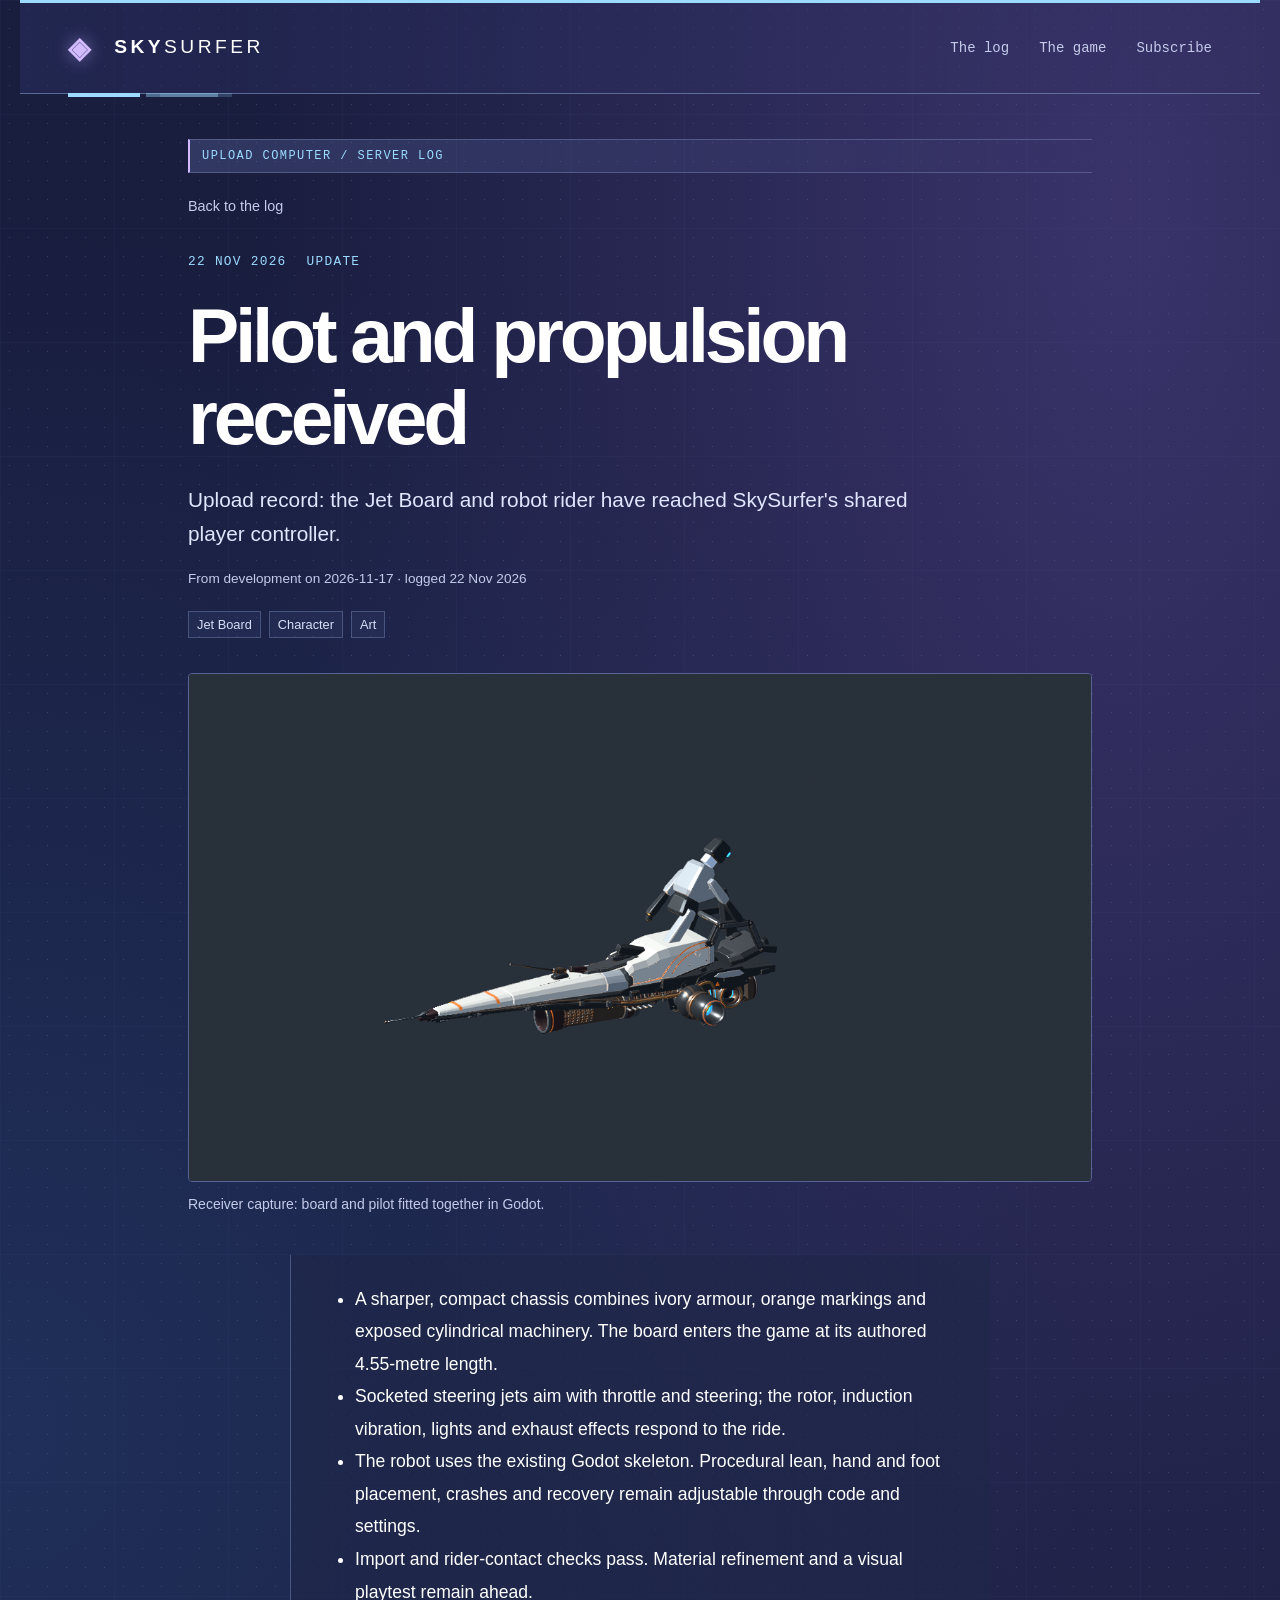
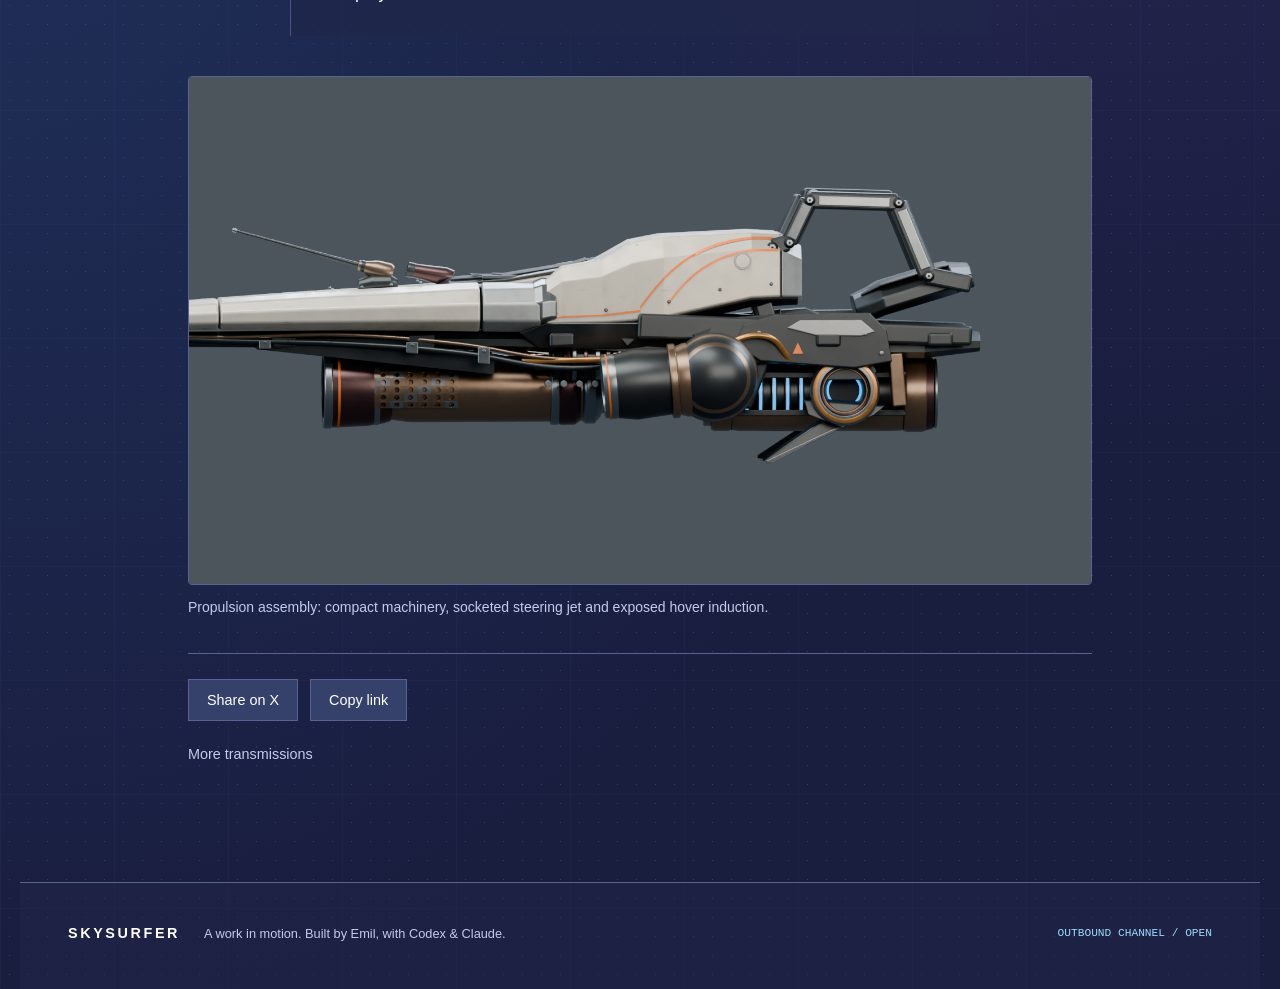
<file: posts/2026-11-22-board-meets-rider.html>
<!doctype html><html lang="en"><head><meta charset="utf-8"><meta name="viewport" content="width=device-width,initial-scale=1"><meta name="theme-color" content="#191d3e"><title>Pilot and propulsion received · SkySurfer</title><meta name="description" content="Upload record: the Jet Board and robot rider have reached SkySurfer&#39;s shared player controller."><meta property="og:title" content="Pilot and propulsion received"><meta property="og:description" content="Upload record: the Jet Board and robot rider have reached SkySurfer&#39;s shared player controller."><meta property="og:type" content="website"><link rel="canonical" href="https://mrbobarian.github.io/skysurfer-log/posts/2026-11-22-board-meets-rider.html"><meta property="og:url" content="https://mrbobarian.github.io/skysurfer-log/posts/2026-11-22-board-meets-rider.html"><meta property="og:image" content="https://mrbobarian.github.io/skysurfer-log/media/jet-board-rider-fit.png"><meta name="twitter:card" content="summary_large_image"><link rel="stylesheet" href="../style.css?v=a5eb18648e0a"><link rel="alternate" type="application/atom+xml" title="SkySurfer development log" href="../feed.xml"><script src="../app.js" defer></script></head><body><a class="skip" href="#main">Skip to content</a><header><a class="brand" href="../index.html" aria-label="SkySurfer home"><span class="brand-mark" aria-hidden="true">◈</span> SKY<span>SURFER</span></a><nav aria-label="Main navigation"><a href="../index.html">The log</a><a href="../about.html">The game</a><a href="../feed.xml" aria-label="Subscribe via RSS or Atom">Subscribe</a></nav></header><main id="main" class="entry"><div class="log-stamp">UPLOAD COMPUTER / SERVER LOG</div><a class="back" href="../index.html">Back to the log</a><div class="eyebrow"><time datetime="2026-11-22">22 Nov 2026</time><span>update</span></div><h1>Pilot and propulsion received</h1><p class="summary">Upload record: the Jet Board and robot rider have reached SkySurfer&#39;s shared player controller.</p><p class="event-date">From development on 2026-11-17 · logged 22 Nov 2026</p><div class="tags"><span>Jet Board</span><span>Character</span><span>Art</span></div><figure><img src="../media/jet-board-rider-fit.png" alt="Robot rider fitted to the Jet Board inside Godot" loading="lazy" width="1600" height="900"><figcaption>Receiver capture: board and pilot fitted together in Godot.</figcaption></figure><div class="prose"><ul><li>A sharper, compact chassis combines ivory armour, orange markings and exposed cylindrical machinery. The board enters the game at its authored 4.55-metre length.</li><li>Socketed steering jets aim with throttle and steering; the rotor, induction vibration, lights and exhaust effects respond to the ride.</li><li>The robot uses the existing Godot skeleton. Procedural lean, hand and foot placement, crashes and recovery remain adjustable through code and settings.</li><li>Import and rider-contact checks pass. Material refinement and a visual playtest remain ahead.</li></ul></div><figure><img src="../media/jet-board-engine-detail.png" alt="Side view of the Jet Board&#39;s exposed engine and blue hover induction assembly" loading="lazy" width="1600" height="900"><figcaption>Propulsion assembly: compact machinery, socketed steering jet and exposed hover induction.</figcaption></figure><div class="share"><a class="button" href="https://twitter.com/intent/tweet?text=Pilot+and+propulsion+received&amp;url=https%3A%2F%2Fmrbobarian.github.io%2Fskysurfer-log%2Fposts%2F2026-11-22-board-meets-rider.html" target="_blank" rel="noopener noreferrer">Share on X</a><button class="button" data-copy="https://mrbobarian.github.io/skysurfer-log/posts/2026-11-22-board-meets-rider.html">Copy link</button><span role="status" id="copy-status"></span></div><a class="back" href="../index.html">More transmissions</a></main><footer><a class="brand" href="../index.html">SKYSURFER</a><p>A work in motion. Built by Emil, with Codex &amp; Claude.</p><span>OUTBOUND CHANNEL / OPEN</span></footer></body></html>
<!-- approved:a4b51fc1ea966c19ec7b6fe7649333786e6aad4055521d0797dc26e85fe6d8ac -->
</file>
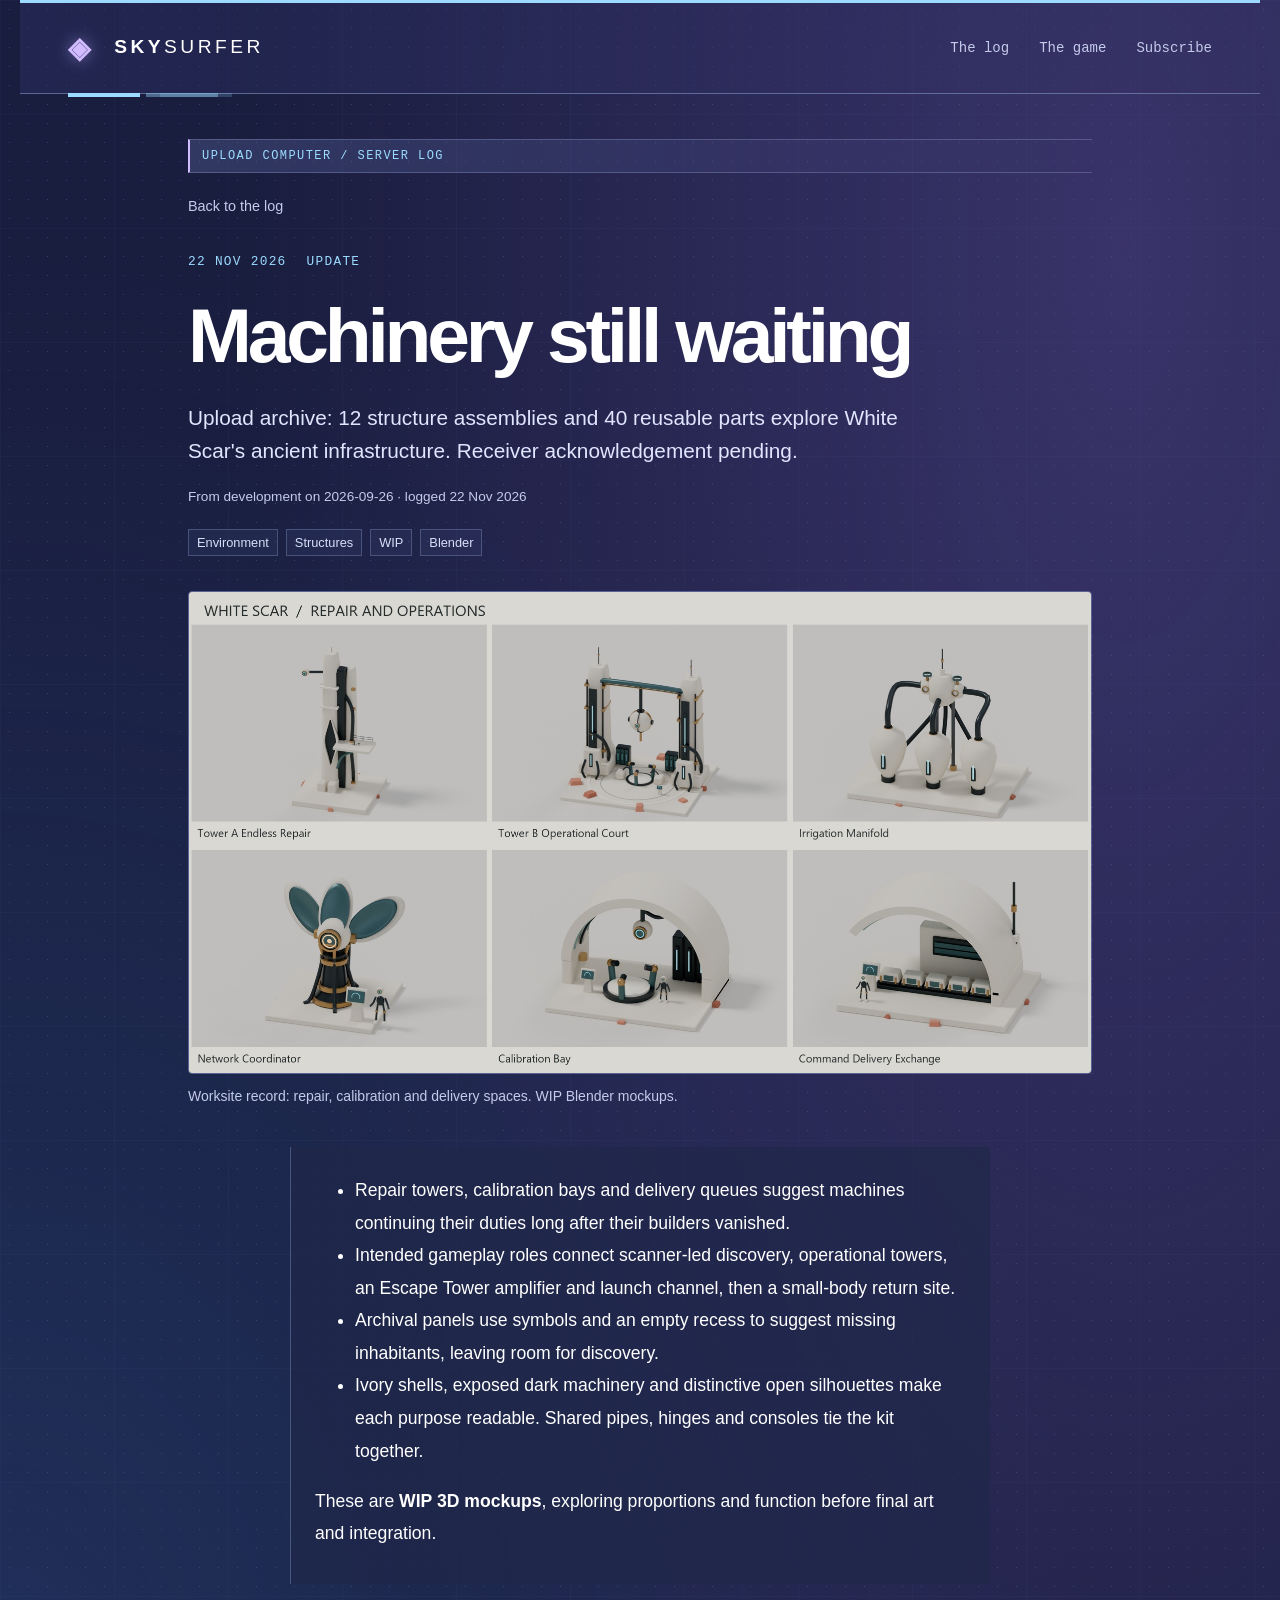
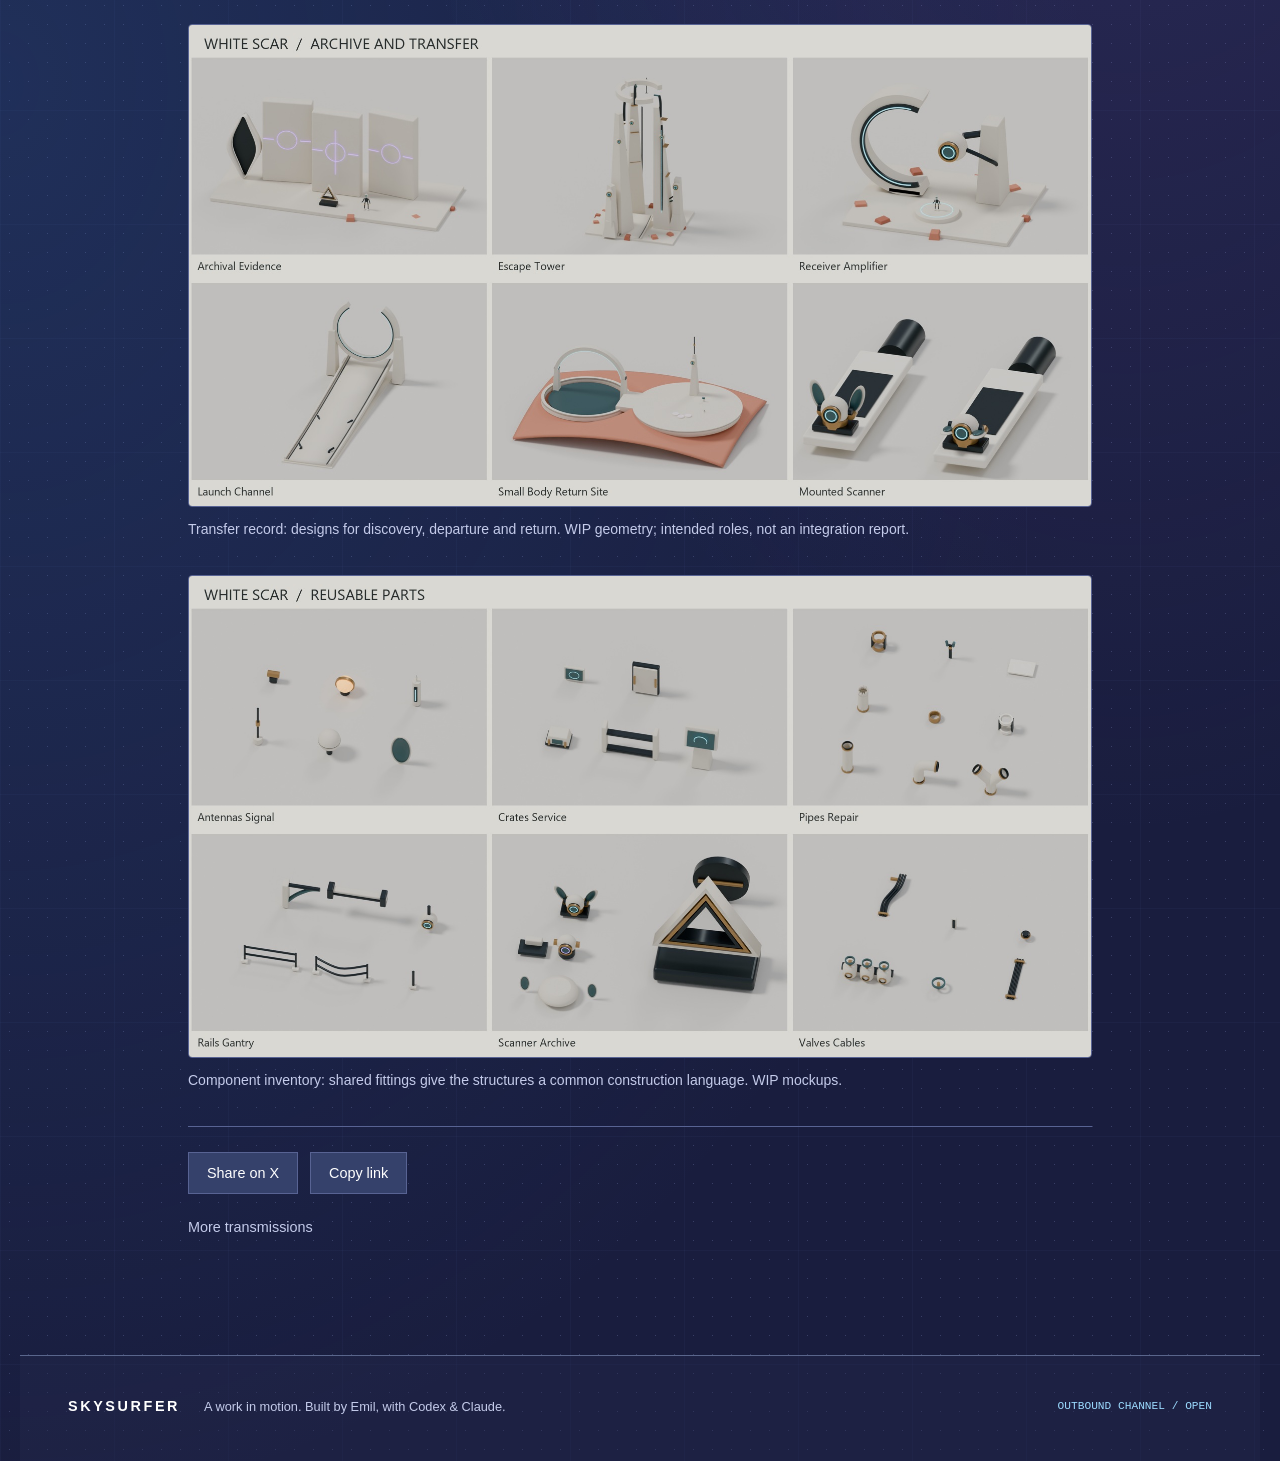
<file: posts/2026-11-22-machinery-still-waiting.html>
<!doctype html><html lang="en"><head><meta charset="utf-8"><meta name="viewport" content="width=device-width,initial-scale=1"><meta name="theme-color" content="#191d3e"><title>Machinery still waiting · SkySurfer</title><meta name="description" content="Upload archive: 12 structure assemblies and 40 reusable parts explore White Scar&#39;s ancient infrastructure. Receiver acknowledgement pending."><meta property="og:title" content="Machinery still waiting"><meta property="og:description" content="Upload archive: 12 structure assemblies and 40 reusable parts explore White Scar&#39;s ancient infrastructure. Receiver acknowledgement pending."><meta property="og:type" content="website"><link rel="canonical" href="https://mrbobarian.github.io/skysurfer-log/posts/2026-11-22-machinery-still-waiting.html"><meta property="og:url" content="https://mrbobarian.github.io/skysurfer-log/posts/2026-11-22-machinery-still-waiting.html"><meta property="og:image" content="https://mrbobarian.github.io/skysurfer-log/media/structures-operations-wip.jpg"><meta name="twitter:card" content="summary_large_image"><link rel="stylesheet" href="../style.css?v=a5eb18648e0a"><link rel="alternate" type="application/atom+xml" title="SkySurfer development log" href="../feed.xml"><script src="../app.js" defer></script></head><body><a class="skip" href="#main">Skip to content</a><header><a class="brand" href="../index.html" aria-label="SkySurfer home"><span class="brand-mark" aria-hidden="true">◈</span> SKY<span>SURFER</span></a><nav aria-label="Main navigation"><a href="../index.html">The log</a><a href="../about.html">The game</a><a href="../feed.xml" aria-label="Subscribe via RSS or Atom">Subscribe</a></nav></header><main id="main" class="entry"><div class="log-stamp">UPLOAD COMPUTER / SERVER LOG</div><a class="back" href="../index.html">Back to the log</a><div class="eyebrow"><time datetime="2026-11-22">22 Nov 2026</time><span>update</span></div><h1>Machinery still waiting</h1><p class="summary">Upload archive: 12 structure assemblies and 40 reusable parts explore White Scar&#39;s ancient infrastructure. Receiver acknowledgement pending.</p><p class="event-date">From development on 2026-09-26 · logged 22 Nov 2026</p><div class="tags"><span>Environment</span><span>Structures</span><span>WIP</span><span>Blender</span></div><figure><img src="../media/structures-operations-wip.jpg" alt="Six Blender mockups of repair towers, machinery and operational courts" loading="lazy" width="1600" height="900"><figcaption>Worksite record: repair, calibration and delivery spaces. WIP Blender mockups.</figcaption></figure><div class="prose"><ul><li>Repair towers, calibration bays and delivery queues suggest machines continuing their duties long after their builders vanished.</li><li>Intended gameplay roles connect scanner-led discovery, operational towers, an Escape Tower amplifier and launch channel, then a small-body return site.</li><li>Archival panels use symbols and an empty recess to suggest missing inhabitants, leaving room for discovery.</li><li>Ivory shells, exposed dark machinery and distinctive open silhouettes make each purpose readable. Shared pipes, hinges and consoles tie the kit together.</li></ul>
<p>These are <strong>WIP 3D mockups</strong>, exploring proportions and function before final art and integration.</p></div><figure><img src="../media/structures-transfer-wip.jpg" alt="Blender mockups of archive panels, escape tower, amplifier, launch channel, return site and mounted scanner" loading="lazy" width="1600" height="900"><figcaption>Transfer record: designs for discovery, departure and return. WIP geometry; intended roles, not an integration report.</figcaption></figure><figure><img src="../media/structures-parts-wip.jpg" alt="Reusable Blender components including pipes, valves, consoles, antennas, rails and scanner parts" loading="lazy" width="1600" height="900"><figcaption>Component inventory: shared fittings give the structures a common construction language. WIP mockups.</figcaption></figure><div class="share"><a class="button" href="https://twitter.com/intent/tweet?text=Machinery+still+waiting&amp;url=https%3A%2F%2Fmrbobarian.github.io%2Fskysurfer-log%2Fposts%2F2026-11-22-machinery-still-waiting.html" target="_blank" rel="noopener noreferrer">Share on X</a><button class="button" data-copy="https://mrbobarian.github.io/skysurfer-log/posts/2026-11-22-machinery-still-waiting.html">Copy link</button><span role="status" id="copy-status"></span></div><a class="back" href="../index.html">More transmissions</a></main><footer><a class="brand" href="../index.html">SKYSURFER</a><p>A work in motion. Built by Emil, with Codex &amp; Claude.</p><span>OUTBOUND CHANNEL / OPEN</span></footer></body></html>
<!-- approved:a1adffcbb022f65a4c77f975df21100b342d615c8b1c5ee89832fd475d21e4c0 -->
</file>
<file: style.css>
:root{color-scheme:dark;--bg:#0b0b17;--panel:#151525;--line:#36334f;--muted:#bab9ce;--ink:#ffffff;--accent:#bfafff;--blue:#9bbfff;font-family:Segoe UI,Arial,sans-serif;background:var(--bg);color:var(--ink)}
*{box-sizing:border-box}body{margin:0;background:radial-gradient(ellipse at 88% 8%,#4b2c7566,transparent 42%),var(--bg)}a{color:inherit;text-decoration:none}a:hover{color:var(--accent)}button,input{font:inherit}button,a,input{touch-action:manipulation}button{cursor:pointer}a:focus-visible,button:focus-visible,input:focus-visible{outline:2px solid var(--accent);outline-offset:5px}[hidden]{display:none!important}.skip{position:absolute;top:-100px}.skip:focus{top:12px;background:var(--bg);z-index:3;padding:16px}header,footer,main{max-width:1240px;margin:auto;padding-left:48px;padding-right:48px}header{height:108px;display:flex;align-items:center;justify-content:space-between;border-bottom:1px solid var(--line)}.brand{font-weight:850;letter-spacing:.13em;font-size:1.2rem}.brand>span:not(.brand-mark){font-weight:350}.brand-mark{color:var(--accent);font-size:1.8rem;vertical-align:middle;margin-right:12px}nav{display:flex;gap:30px;font-size:.9rem;color:var(--muted)}.eyebrow{font-family:Consolas,monospace;font-size:.8rem;letter-spacing:.10em;display:flex;gap:20px;align-items:center;color:var(--blue);text-transform:uppercase}.hero{padding-top:74px}.hero .eyebrow{font-size:.8rem}.hero h1{font-size:clamp(3.5rem,7.7vw,6.7rem);letter-spacing:-.065em;line-height:1.04;margin:31px 0 25px;font-weight:750}em{font-style:normal;color:var(--accent)}.hero>p{font-size:1.15rem;line-height:1.7;color:var(--muted);max-width:490px}.hero-bottom{border-bottom:1px solid var(--line);padding:44px 0 27px;display:flex;justify-content:space-between;color:var(--muted);font: .75rem Consolas,monospace;letter-spacing:.08em}.coordinates{color:var(--accent)}.archive{padding-top:42px}.archive-head{display:flex;justify-content:space-between;align-items:center;gap:20px}.archive-head h2{font-size:1.3rem;font-weight:550;letter-spacing:-.03em}.archive-head h2 span{font: .8rem Consolas,monospace;color:var(--muted);margin-left:15px}.search-label{font-size:.8rem;color:var(--muted);display:flex;align-items:center;gap:12px}input{background:transparent;border:1px solid var(--line);border-radius:4px;color:var(--ink);padding:10px 12px;max-width:220px}input::placeholder{color:var(--muted)}.filters{display:flex;gap:9px;flex-wrap:wrap;margin:14px 0 28px}.filters button{color:var(--muted);background:transparent;border:1px solid var(--line);border-radius:24px;padding:9px 16px;font-size:.875rem;min-height:40px}.filters button[aria-pressed=true]{background:var(--accent);border-color:var(--accent);color:var(--bg)}.grid{display:grid;grid-template-columns:1fr 1fr;gap:26px}.card{background:var(--panel);border:1px solid var(--line);border-radius:5px;overflow:hidden;display:flex;flex-direction:column}.card-image{display:block;overflow:hidden}.card-image>img{width:100%;height:auto;aspect-ratio:16/9;object-fit:cover;display:block;transition:transform .25s}.card-image:hover>img{transform:scale(1.025)}.card-copy{padding:29px;flex:1;display:flex;flex-direction:column;align-items:flex-start}.card .eyebrow{justify-content:space-between;width:100%;font-size:.75rem;gap:8px}.card .eyebrow span{color:var(--accent)}.card h2{font-size:1.9rem;line-height:1.13;letter-spacing:-.04em;margin:19px 0 12px}.card-copy>p{color:var(--muted);line-height:1.7;margin:0 0 23px}.tags{display:flex;gap:8px;flex-wrap:wrap}.tags span{border:1px solid var(--line);border-radius:3px;color:var(--muted);font-size:.8rem;padding:5px 8px}.read{border-top:1px solid var(--line);margin-top:27px;padding-top:17px;width:100%;font-size:.9rem}.read span{float:right;color:var(--accent);font-size:1.2rem}.signal-art{position:relative;aspect-ratio:16/9;background:radial-gradient(ellipse at 50% 95%,#514777,#28264e 45%,#13152e);overflow:hidden}.planet{position:absolute;width:47%;aspect-ratio:1;border-radius:50%;background:radial-gradient(circle at 33% 26%,#d9d5ff,#9295d9 28%,#494980 55%,#161831 75%);left:29%;top:15%;box-shadow:-10px -5px 35px #b49cff33}.orbit{position:absolute;inset:19% 12%;border:1px solid #b5a8f088;border-radius:50%;transform:rotate(-27deg)}.spark{position:absolute;left:21%;top:53%;color:var(--accent);font-size:2rem}.art-label{position:absolute;left:24px;bottom:18px;font:.7rem Consolas,monospace;letter-spacing:.14em;color:var(--blue)}.closing{margin:75px 0 66px;border-left:2px solid var(--accent);padding:4px 0 4px 30px}.closing>p{font-size:1.65rem;letter-spacing:-.02em;line-height:1.4}.closing>a{font-size:.9rem;color:var(--accent)}footer{border-top:1px solid var(--line);padding-top:30px;padding-bottom:35px;display:flex;align-items:center;gap:24px;flex-wrap:wrap}footer .brand{font-size:.9rem}footer p{font-size:.8rem;color:var(--muted)}footer>span{margin-left:auto;color:var(--blue);font:.7rem Consolas,monospace}.entry{max-width:1000px;padding-top:45px;padding-bottom:80px}.entry .back{display:block;color:var(--muted);font-size:.9rem;margin-bottom:40px}.entry h1{font-size:clamp(2.7rem,6vw,4.9rem);letter-spacing:-.055em;line-height:1.07;margin:25px 0}.summary{font-size:1.3rem;color:var(--muted);line-height:1.6;max-width:760px}.event-date{font-size:.85rem;color:var(--muted)}.entry .tags{margin:25px 0 35px}figure{margin:35px 0}figure img,figure video{width:100%;height:auto;display:block;border:1px solid var(--line);border-radius:4px}figcaption{color:var(--muted);font-size:.875rem;line-height:1.5;margin-top:12px}.prose{max-width:700px;font-size:1.1rem;line-height:1.85;margin:40px auto}.prose p{margin:0 0 24px}.prose h2{font-size:1.5rem;line-height:1.3;margin-top:35px}.prose code{background:var(--panel);padding:2px 5px}.share{border-top:1px solid var(--line);padding:25px 0;margin-top:35px;display:flex;gap:12px;align-items:center;flex-wrap:wrap}.button{display:inline-block;border:1px solid var(--line);padding:12px 18px;border-radius:4px;color:var(--ink);background:var(--panel);font-size:.9rem}.button:hover{border-color:var(--accent);color:var(--accent)}#copy-status{font-size:.9rem;color:var(--muted)}.preview{text-align:center;background:var(--accent);color:var(--bg);padding:10px;font:.8rem Consolas,monospace}.about .prose{margin-left:0}#empty{padding:30px 0;color:var(--muted)}
@media(min-width:900px){.lead{grid-column:1/-1;display:grid;grid-template-columns:1.15fr 1fr}.lead .card-image{height:100%}.lead .card-image>img,.lead .signal-art{height:100%;min-height:360px;object-fit:cover}.lead .card-copy{padding:38px}.lead h2{font-size:2.55rem}.lead .read{margin-top:auto}.lead .tags{margin-bottom:25px}}
@media(max-width:680px){header,footer,main{padding-left:22px;padding-right:22px}header{height:auto;min-height:95px;flex-wrap:wrap;padding-top:23px;padding-bottom:20px;gap:22px}nav{gap:24px;font-size:.875rem}.hero{padding-top:43px}.hero .eyebrow{font-size:.7rem;line-height:1.6;display:block}.hero .eyebrow span{padding:0 5px}.hero h1{font-size:3.6rem}.hero-bottom{font-size:.65rem;line-height:1.6;padding-top:30px}.coordinates{display:none}.archive-head{display:block}.search-label{display:block;margin:20px 0 10px}.search-label input{display:block;margin-top:8px;width:100%;max-width:none}.grid{grid-template-columns:1fr}.card-copy{padding:24px}.card h2{font-size:1.9rem}.closing{margin-top:50px}.closing .eyebrow{font-size:.7rem}.entry{padding-top:30px}.entry h1{font-size:2.8rem}.prose{font-size:1.05rem}.summary{font-size:1.15rem}footer{gap:10px}footer p{margin:6px 0;width:100%}footer>span{margin-left:0;margin-top:10px}}
@media(prefers-reduced-motion:reduce){*{transition:none!important;scroll-behavior:auto!important}}

.log-stamp{font:.75rem Consolas,monospace;letter-spacing:.12em;color:var(--blue);border-left:2px solid var(--accent);padding:9px 12px;margin-bottom:25px;background:linear-gradient(90deg,#7560bd1c,transparent)}

/* Upload-computer terminal: luminous panels on an indigo receiver field. */
:root{--bg:#191d3e;--panel:#24294e;--line:#586393;--muted:#c4cbea;--accent:#d2bcff;--blue:#9cdbff}
body{background:radial-gradient(ellipse at 88% 8%,#6955ac66,transparent 55%),radial-gradient(ellipse at 0 55%,#3262a544,transparent 60%),radial-gradient(circle,#b4c6ff33 .8px,transparent 1px),linear-gradient(#8faaff09 1px,transparent 1px),linear-gradient(90deg,#8faaff09 1px,transparent 1px),var(--bg);background-size:auto,auto,19px 19px,114px 114px,114px 114px,auto}
header{position:relative;background:linear-gradient(90deg,#2c32686b,#3430614d);border-top:3px solid var(--blue);border-bottom:1px solid #91acda80;height:94px}
header::after{content:"";position:absolute;bottom:-4px;left:48px;width:72px;height:4px;background:var(--blue);box-shadow:78px 0 0 #9cdbff66,92px 0 0 #9cdbff33}
.brand{font-family:Bahnschrift,"Segoe UI",sans-serif;letter-spacing:.18em}.brand-mark{text-shadow:0 0 16px #bda8ff88}nav{font-family:Consolas,monospace;font-size:.875rem}
.hero{position:relative;padding-top:31px;margin-top:26px;isolation:isolate}
.hero::before{content:"";position:absolute;z-index:-1;inset:0 -20px 0;background:linear-gradient(110deg,#313e7344,#6e4ea840);border:1px solid #91a0da44;clip-path:polygon(0 0,calc(100% - 22px) 0,100% 22px,100% 100%,22px 100%,0 calc(100% - 22px))}
.terminal-rail,.section-index{font:.75rem Consolas,monospace;letter-spacing:.09em;display:flex;justify-content:space-between;gap:15px;color:var(--blue);border-bottom:1px solid #7b90bf55;padding-bottom:13px;margin-bottom:27px}
.terminal-rail::before{content:"▰ ▰ ▱";color:var(--accent)}.terminal-rail>span:first-child{margin-right:auto}
.hero .eyebrow{font-size:.78rem}.hero h1{font-family:Bahnschrift,"Segoe UI",sans-serif;font-size:clamp(3.3rem,6.3vw,5.4rem);font-weight:600;letter-spacing:-.045em;line-height:1.02;margin-top:24px;text-shadow:0 2px 22px #8e9fff20;max-width:calc(100% - 280px)}
.hero h1 em{color:#dfccff}.hero>p{max-width:560px;color:#e0e4fa;font-size:1.05rem}.hero-bottom{padding-top:27px;padding-bottom:20px;border-bottom:0;color:var(--blue);font-size:.7rem;line-height:1.6}
.hero-scope{position:absolute;right:5px;top:91px;width:239px;color:#b7d8ff;background:linear-gradient(135deg,#6886d21f,#a279d91a);border:1px solid #aac2ff66;padding:12px;box-shadow:inset 0 0 32px #7e8aff15,0 0 28px #8396ff0b}
.hero-scope::before,.hero-scope::after{content:"";position:absolute;width:17px;height:17px;border-color:#c5aaff;border-style:solid;pointer-events:none}.hero-scope::before{left:-2px;top:-2px;border-width:2px 0 0 2px}.hero-scope::after{right:-2px;bottom:-2px;border-width:0 2px 2px 0}
.scope-header,.scope-caption{display:flex;justify-content:space-between;font:.65rem Consolas,monospace;letter-spacing:.08em;gap:8px}.scope-header{border-bottom:1px solid #9cbbff44;padding-bottom:9px}.hero-scope svg{width:100%;display:block;filter:drop-shadow(0 0 7px #a9bfff44)}.scope-caption{flex-direction:column;gap:6px}.scope-caption>span:last-child{color:#d6c3ff}.signal-bars{display:flex;align-items:flex-end;gap:5px;height:23px;margin-top:10px;border-bottom:1px solid #9cbbff44}.signal-bars i{flex:1;height:35%;background:#a1c9ff80}.signal-bars i:nth-child(3n){height:85%;background:#c5a7ff}.signal-bars i:nth-child(4n){height:55%}.signal-bars i:nth-child(5n){height:100%;background:#9cdbff}
.archive{padding-top:35px}.section-index{margin-bottom:18px;font-size:.7rem}.archive-head h2{font-family:Bahnschrift,"Segoe UI",sans-serif;font-size:1.5rem;letter-spacing:.015em}.archive-head h2 span{color:var(--blue);border:1px solid var(--line);padding:4px 7px}
input{background:#202c516b;border-radius:0;border-color:#8299ca80}.filters{gap:8px}.filters button{border-radius:0;background:#26315a99;border-color:#8195ce66;font: .8rem Consolas,monospace;letter-spacing:.03em;position:relative;padding:11px 17px}.filters button[aria-pressed=true]{background:#b6c7ff;color:#19203f;border-color:#d5e1ff;box-shadow:inset 0 -3px #7278b5}.filters button[aria-pressed=true]::before{content:"";position:absolute;top:-1px;left:-1px;width:6px;height:6px;background:white}
.card{position:relative;border-radius:0;border-color:#8da5d177;background:linear-gradient(135deg,#303963ee,#292b51f5);box-shadow:0 7px 22px #11193433}.card::after{content:"";position:absolute;right:0;bottom:0;width:20px;height:20px;border-right:2px solid #b9c5ff;border-bottom:2px solid #b9c5ff;pointer-events:none}.card-image{border-bottom:1px solid #8da5d177}.card-copy .eyebrow{border-bottom:1px solid #8192be55;padding-bottom:11px}.card h2{font-family:Bahnschrift,"Segoe UI",sans-serif;font-weight:600}.tags span{border-radius:0;background:#768dca14;border-color:#8da5d155;color:#d7dff8}.read{font-family:Consolas,monospace;color:var(--blue);border-top-color:#8192be66}.signal-art{background:radial-gradient(ellipse at 50% 95%,#7463a1,#3d4677 45%,#29335b)}
#empty{border:1px solid #8da5d166;background:linear-gradient(90deg,#354474a6,#5c478c44);padding:29px 24px;font: .9rem/1.6 Consolas,monospace;color:#e4eaff;position:relative}#empty::before{content:"> ";color:var(--blue)}
.closing{position:relative;padding:24px 28px;margin-top:44px;margin-bottom:44px;border:1px solid #91a0da77;border-left:3px solid var(--blue);background:linear-gradient(100deg,#344975a1,#53417d66)}.closing::after{content:"+";position:absolute;right:17px;top:13px;color:var(--blue);font:1.2rem Consolas,monospace}.terminal-prompt{font:.8rem Consolas,monospace;color:#ccd5fb;border-bottom:1px solid #91a0da55;padding-bottom:15px;margin-bottom:20px}.closing>p{font-family:Consolas,monospace;font-size:1.25rem;line-height:1.6;color:white}.closing>a{font-family:Consolas,monospace;color:var(--blue)}
.terminal-cursor{animation:terminal-pulse 2s steps(2,end) infinite}@keyframes terminal-pulse{50%{opacity:.25}}
.entry .prose{background:#202749a6;border-left:1px solid #a4b5e755;padding:10px 24px}.entry .summary{color:#e1e6ff}.log-stamp{background:linear-gradient(90deg,#7989cf40,transparent);border-top:1px solid #97a4d555;border-bottom:1px solid #97a4d555}footer{background:#23294c66;border-top-color:#9db2dd77}.button{border-radius:0;background:#35416b}.preview{background:#bfcaff}
@media(max-width:1000px) and (min-width:681px){.hero h1{font-size:3.6rem;max-width:calc(100% - 245px)}.hero-scope{width:210px}.hero>p{max-width:calc(100% - 245px)}}
@media(max-width:680px){header{height:auto;min-height:110px}header::after{left:22px}.hero{margin-top:22px;padding-top:22px}.hero::before{inset:0 -10px}.terminal-rail{font-size:.6rem;gap:8px;margin-bottom:23px}.terminal-rail>span:last-child{display:none}.hero h1{font-size:clamp(2.7rem,11vw,3.6rem);max-width:none}.hero>p{font-size:1rem;max-width:none}.hero-scope{position:relative;top:auto;right:auto;width:100%;height:120px;margin-top:24px;padding:12px 14px 12px 130px}.hero-scope svg{position:absolute;width:112px;height:94px;left:8px;top:11px}.scope-header,.scope-caption{font-size:.6rem}.scope-caption{margin-top:10px}.signal-bars{height:15px;margin-top:7px;gap:3px}.hero-bottom{font-size:.6rem;padding-top:19px}.section-index{font-size:.6rem}.closing{padding:20px;margin-top:32px}.terminal-prompt{font-size:.65rem}.closing .eyebrow{font-size:.65rem}.closing>p{font-size:1rem}.entry .prose{padding:8px 16px}.filters button{font-size:.75rem;padding:10px 12px}}
@media(prefers-reduced-motion:reduce){.terminal-cursor{animation:none}}
.about{max-width:1240px}.journey-overview{margin:36px 0 42px}.journey-overview>a{display:block}.journey-overview img{width:100%;height:auto}.journey-overview figcaption{display:flex;gap:12px;justify-content:space-between;flex-wrap:wrap}.journey-overview figcaption a{color:var(--blue);text-decoration:underline;text-underline-offset:3px}
</file>
